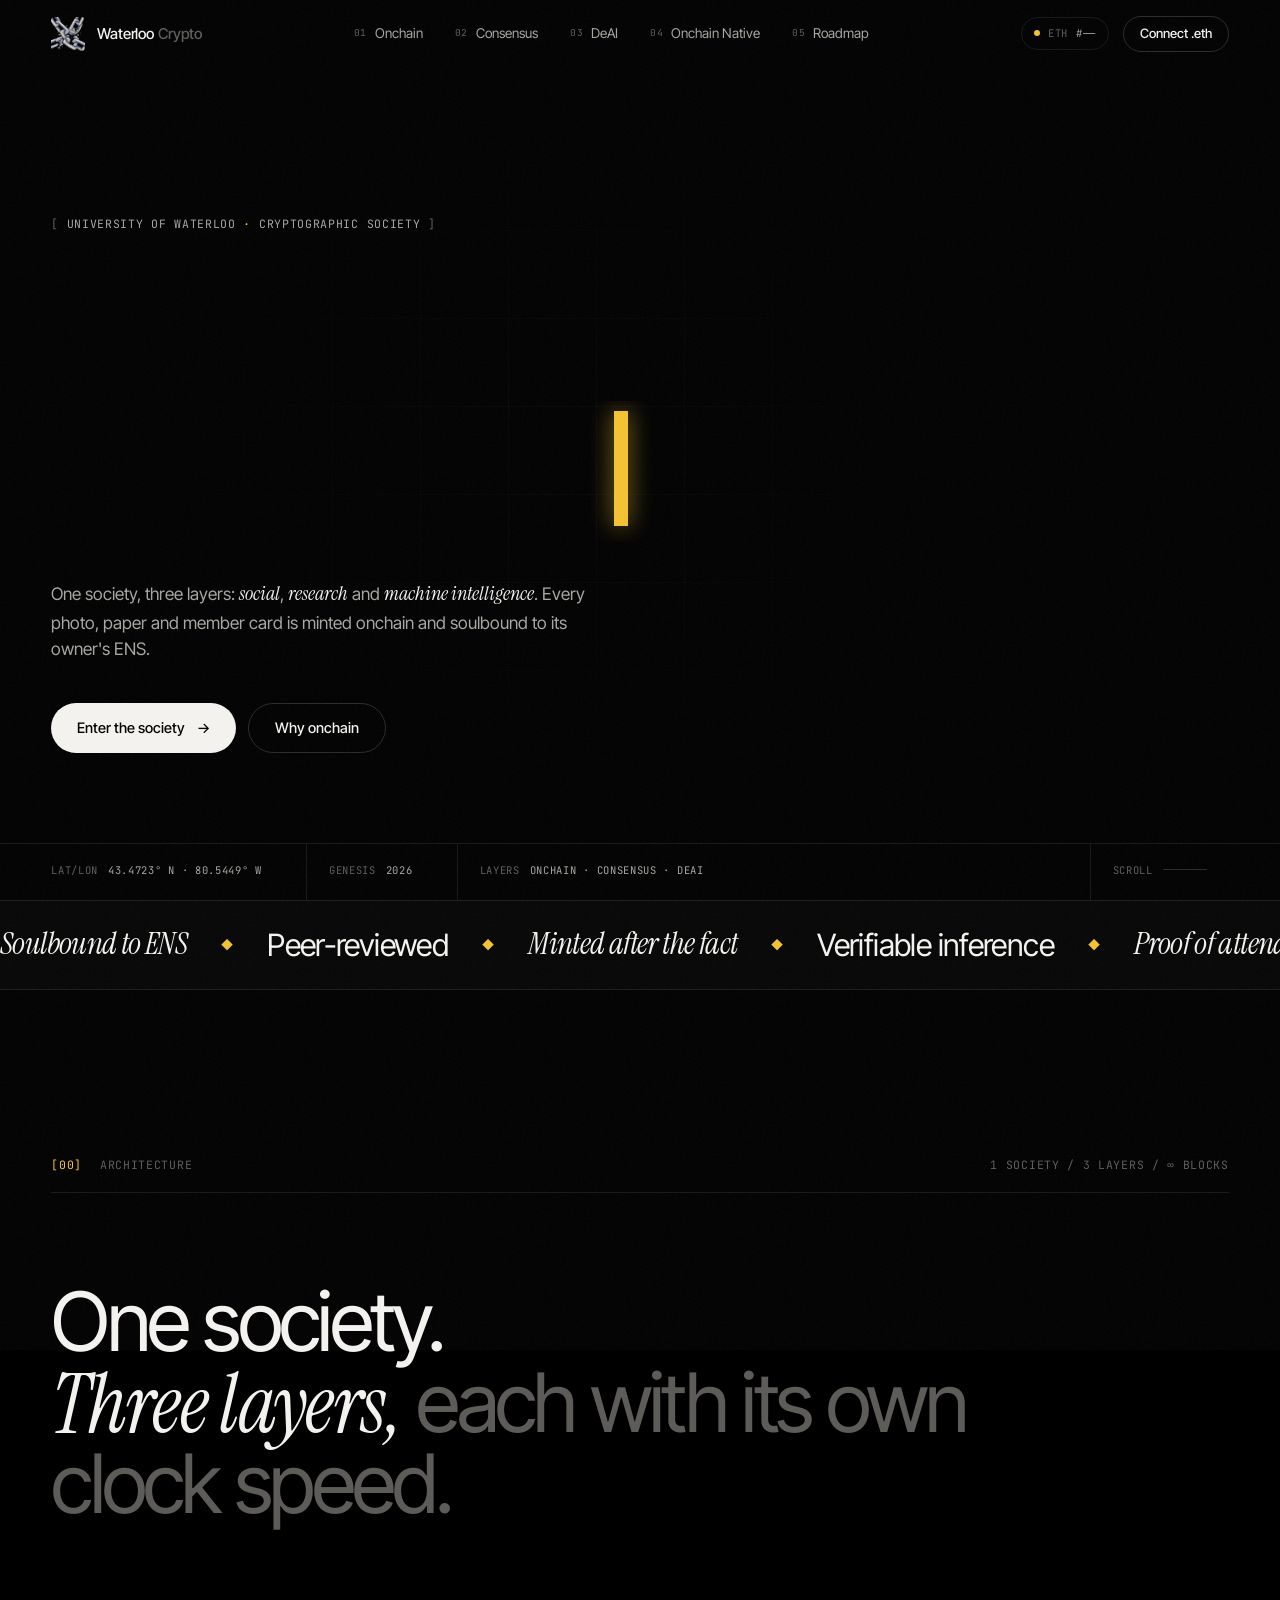
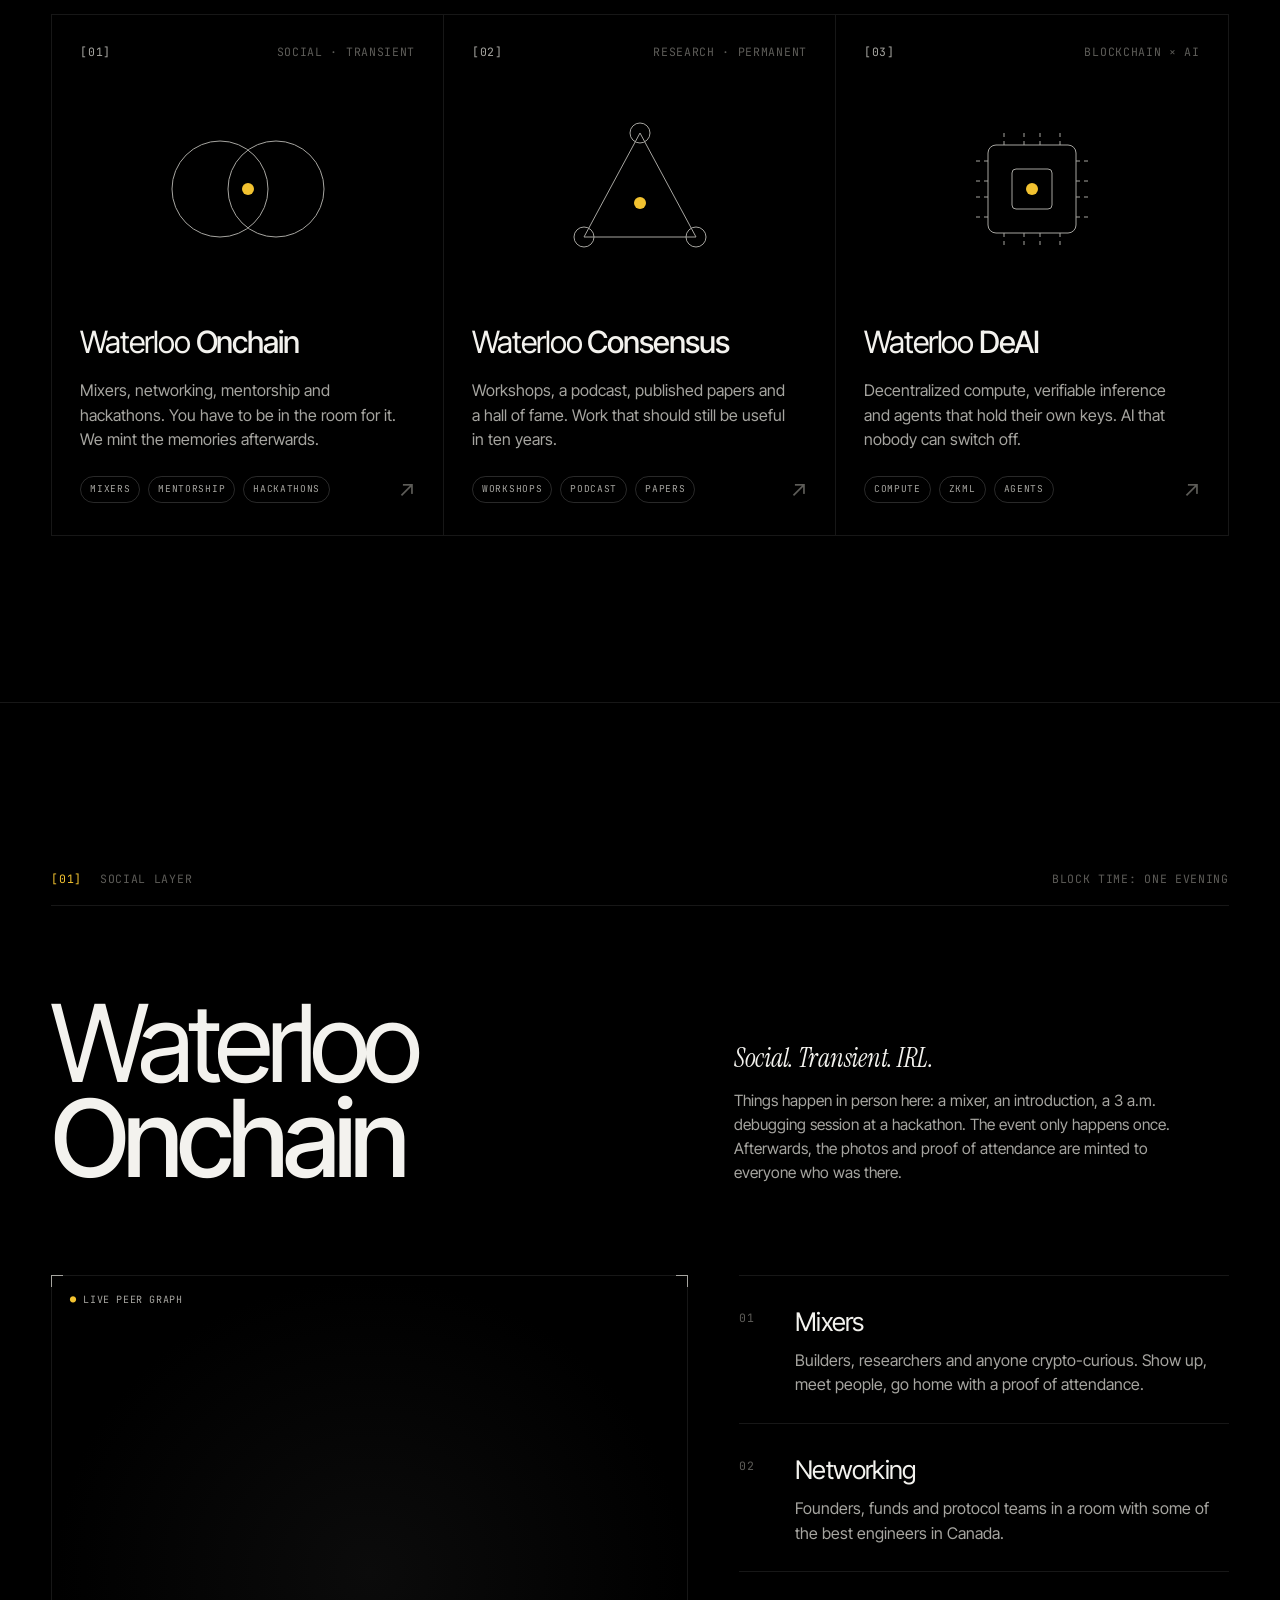
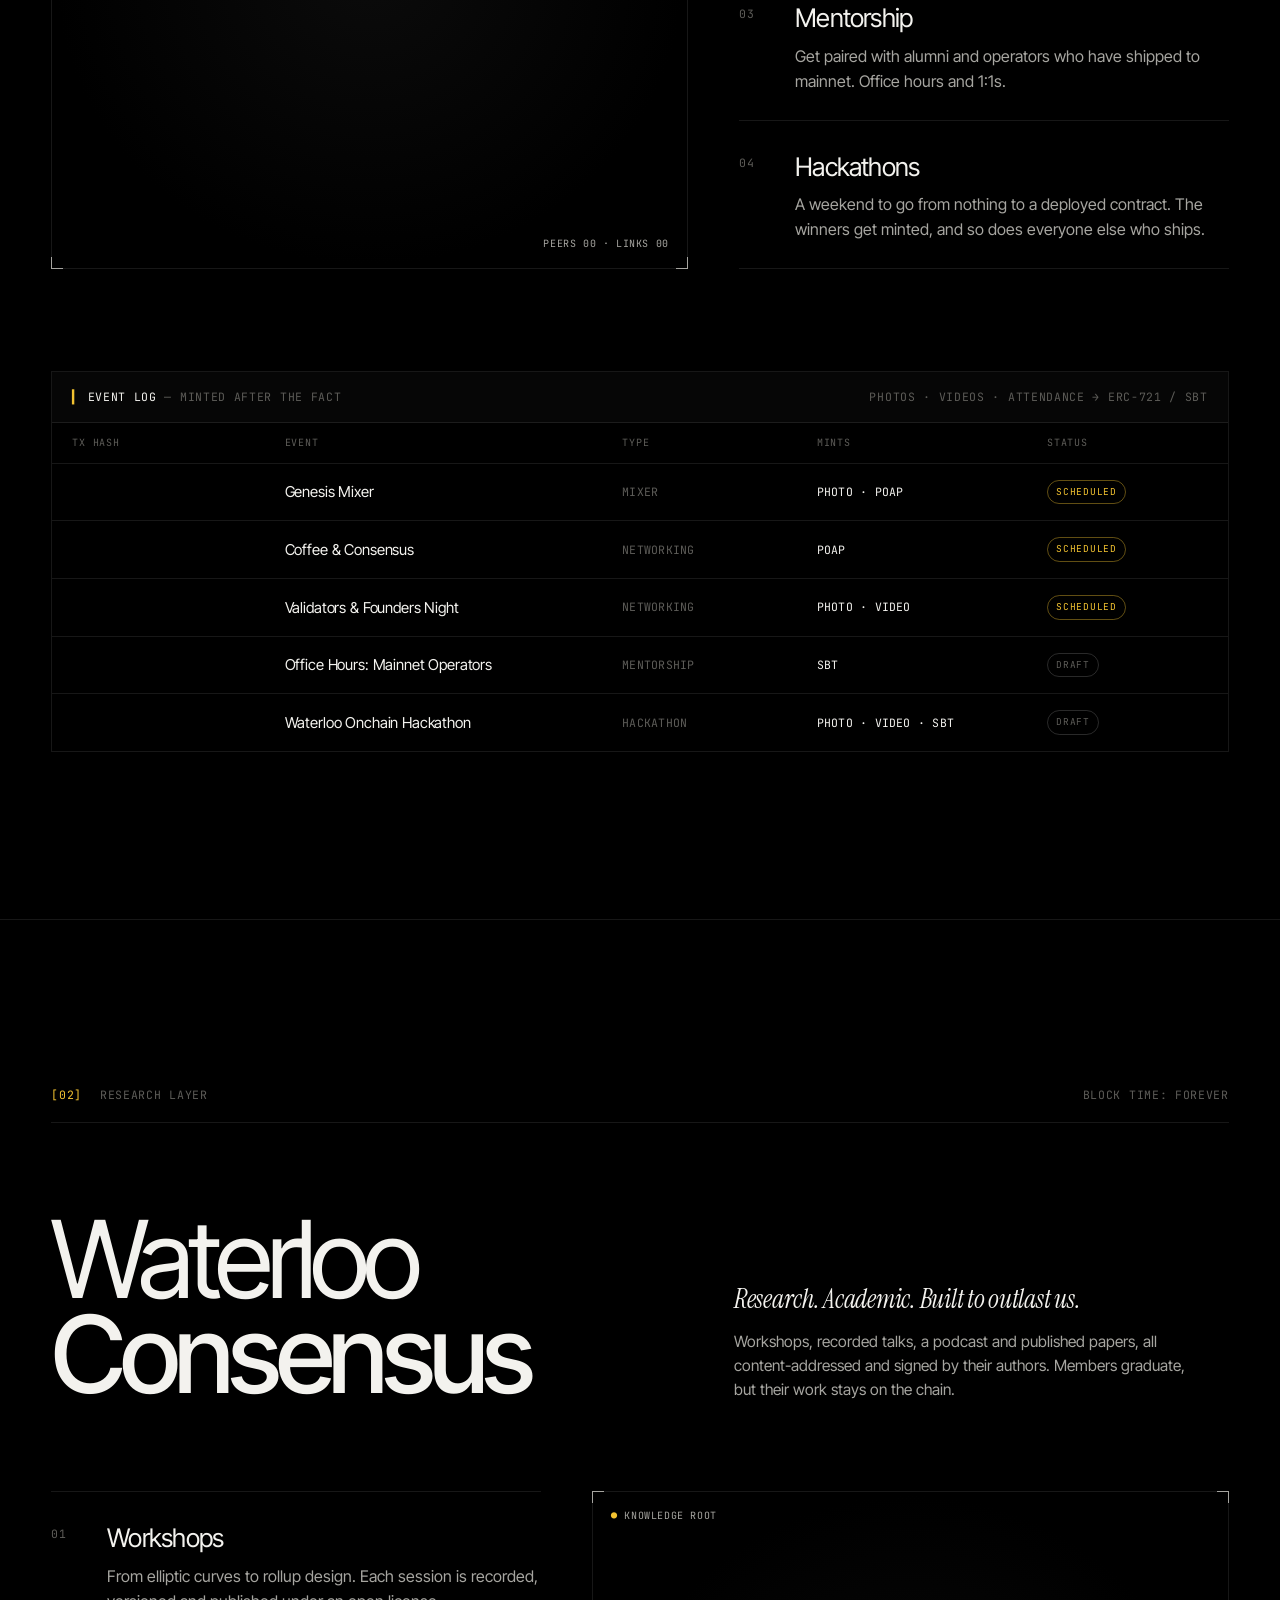
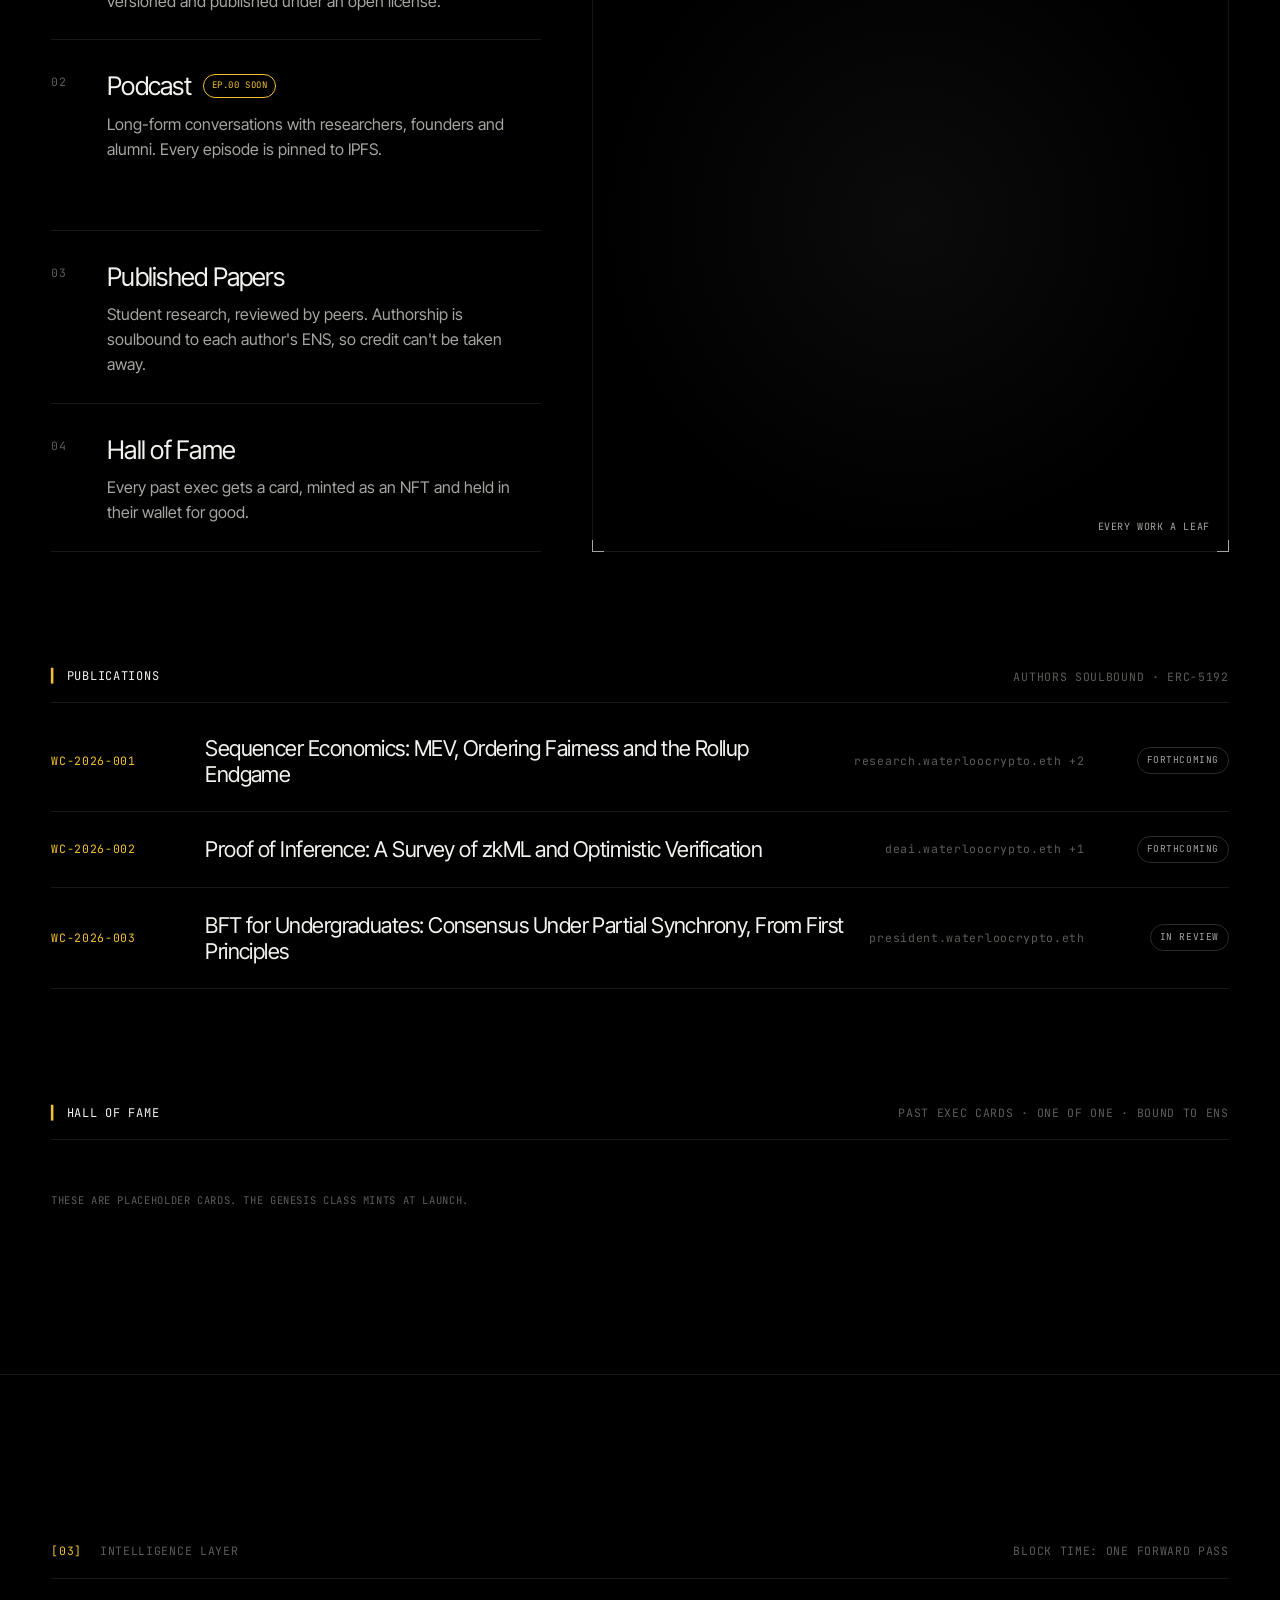
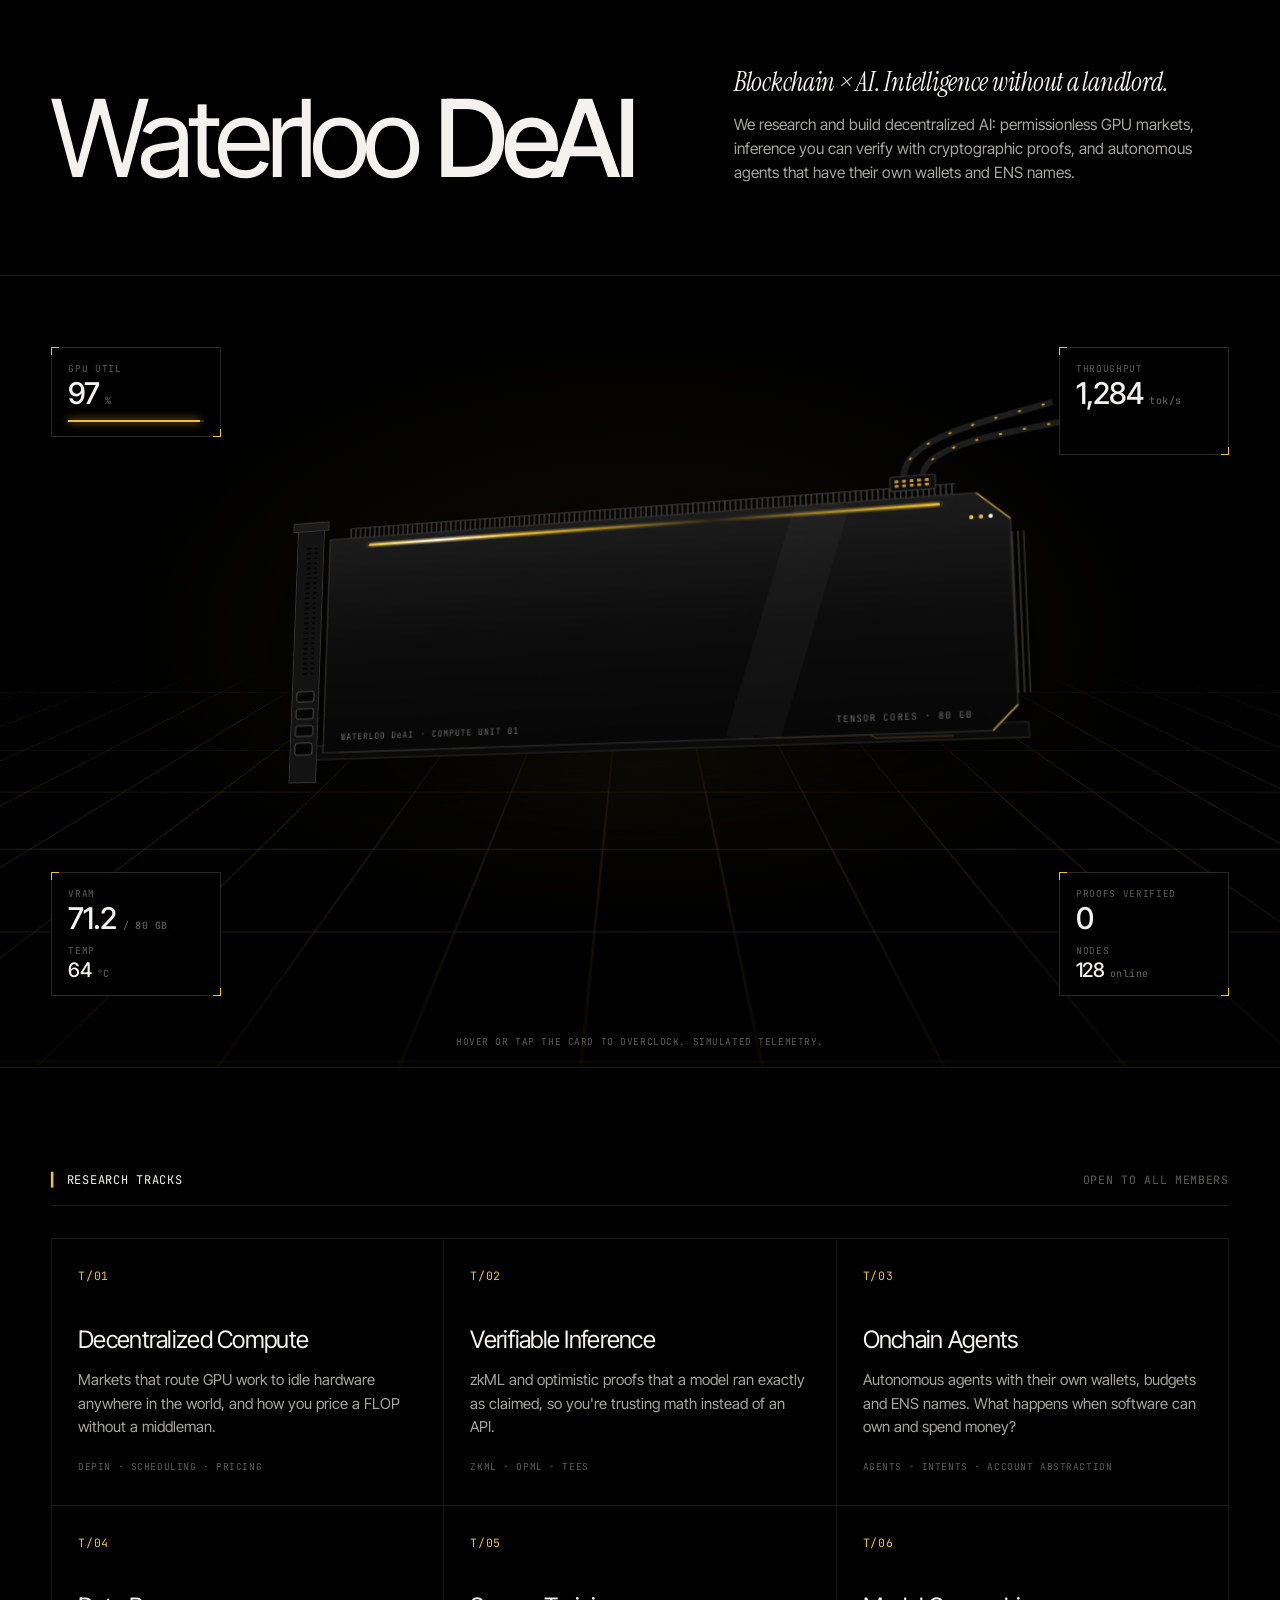
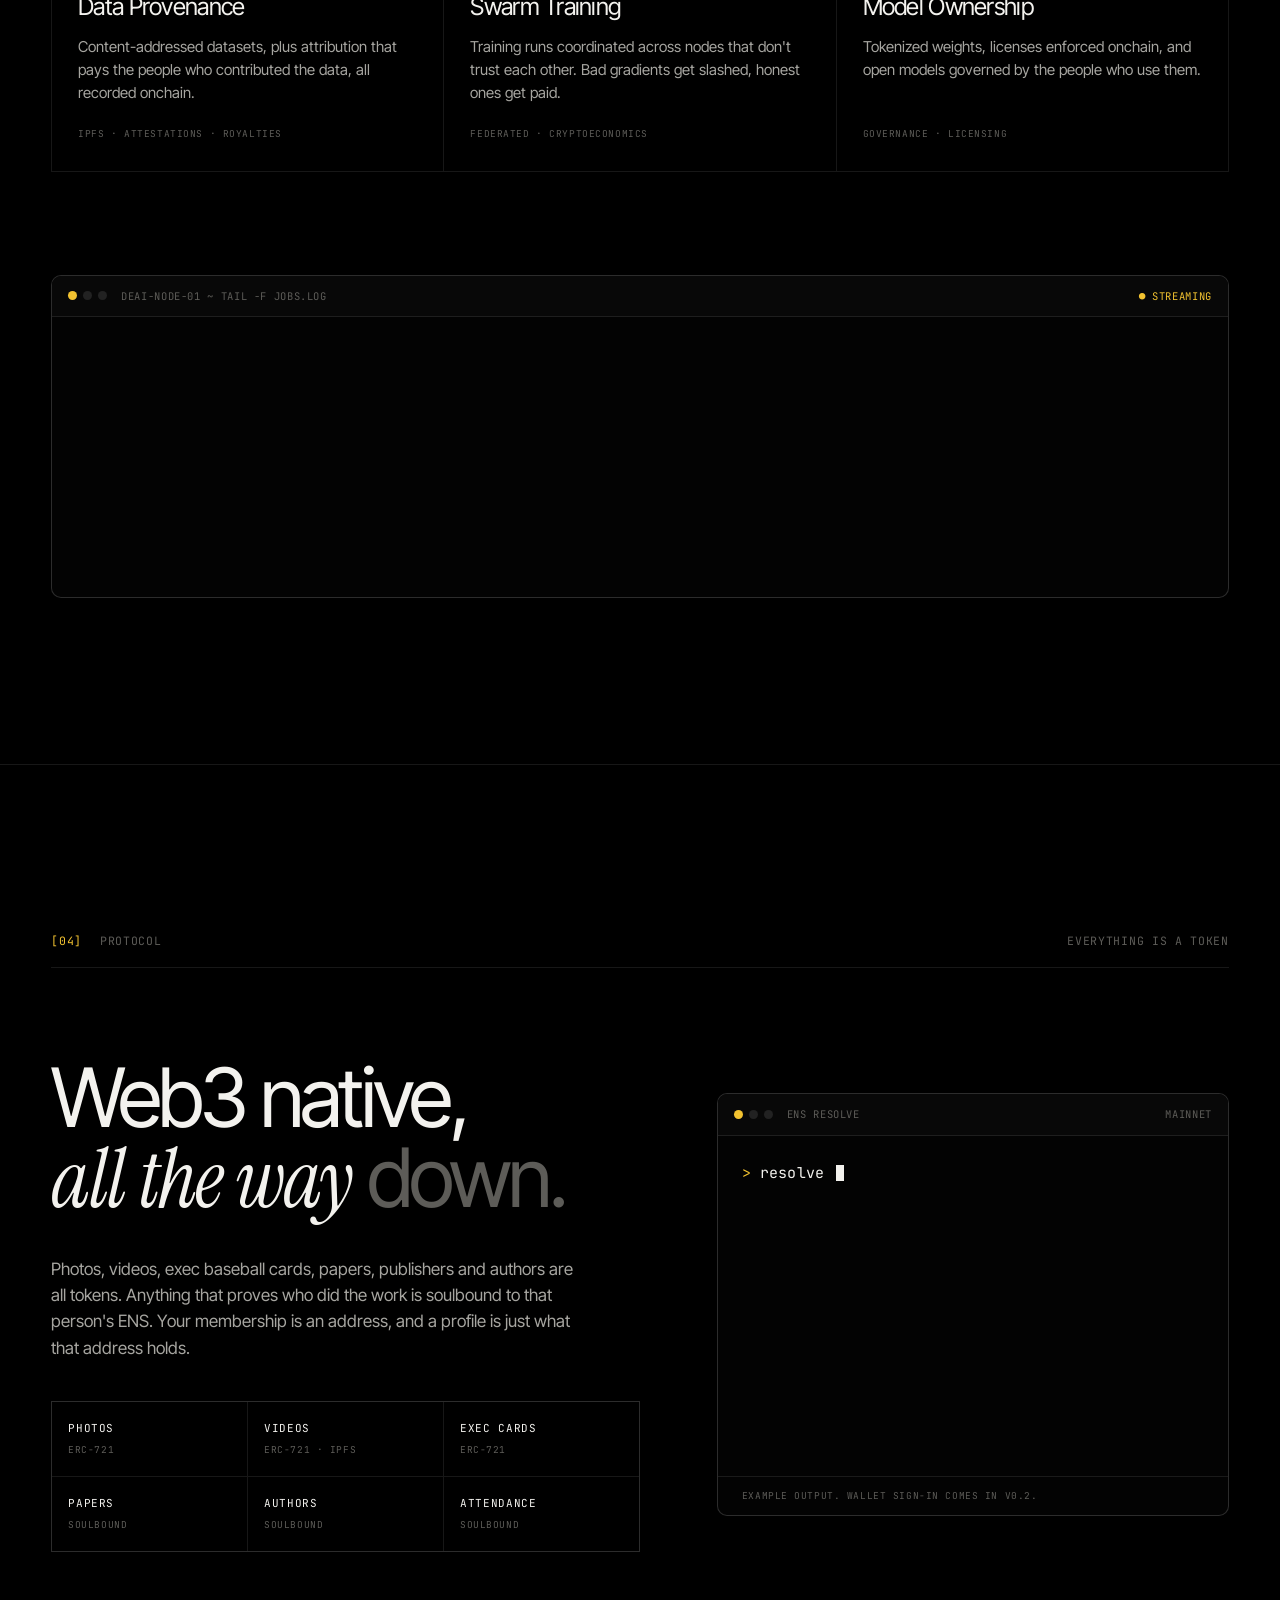
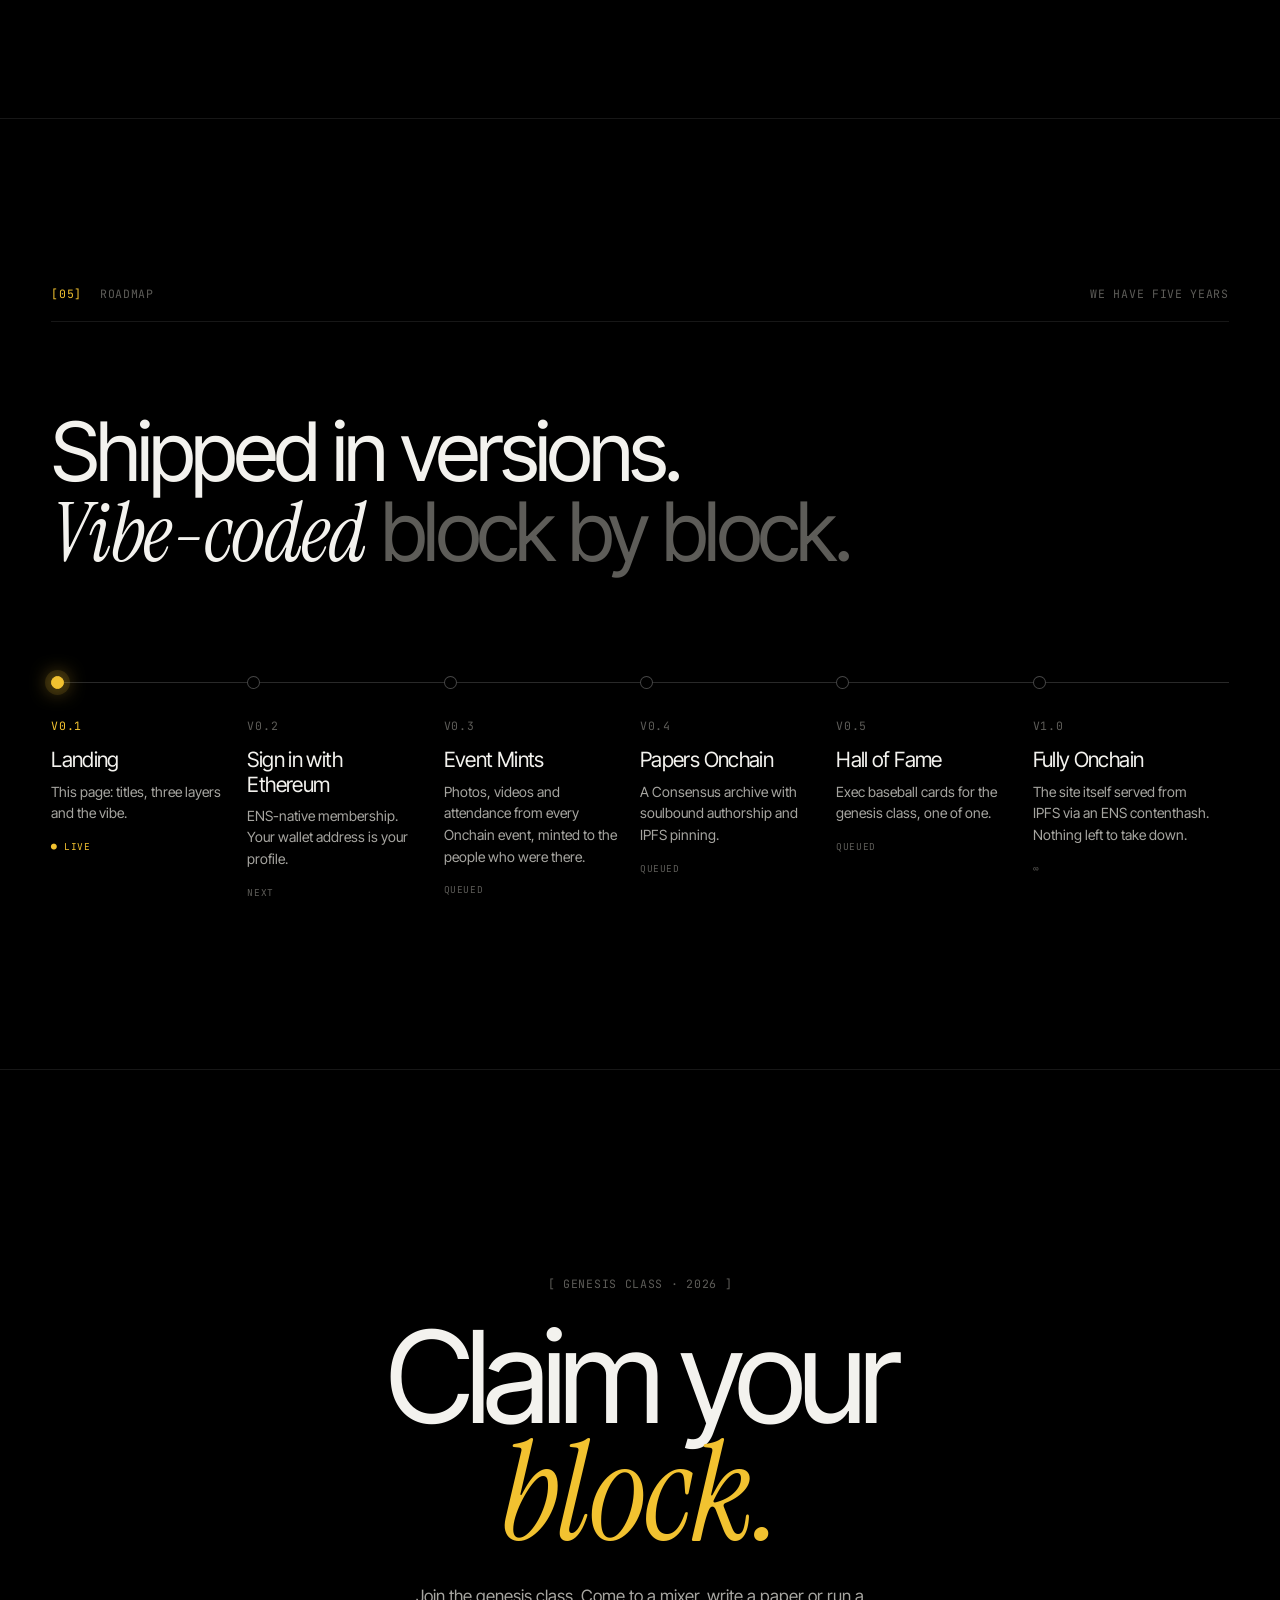
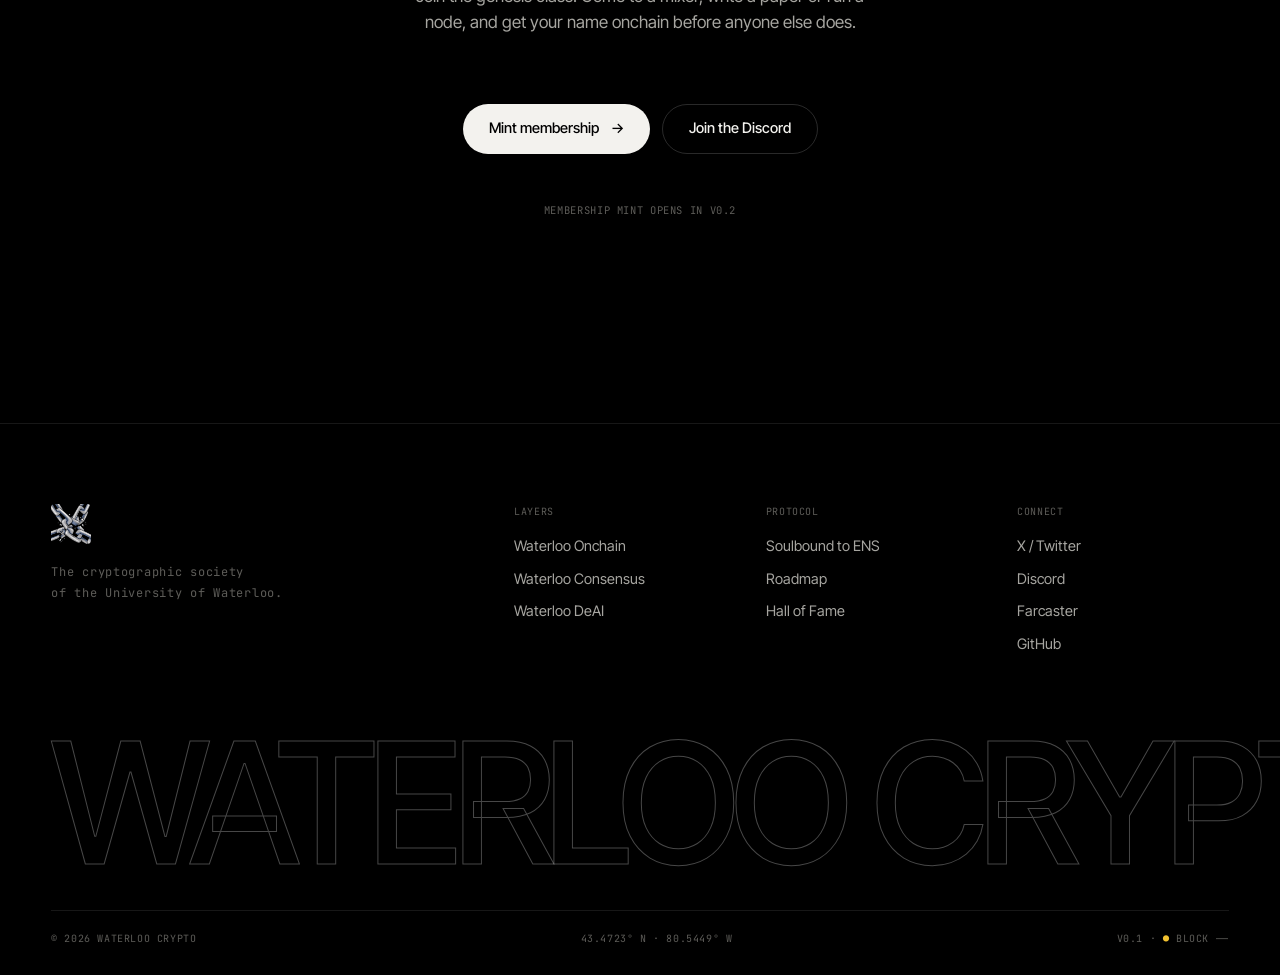
<file: index.html>
<!doctype html>
<html lang="en">
<head>
  <meta charset="utf-8">
  <meta name="viewport" content="width=device-width, initial-scale=1">
  <title>Waterloo Crypto</title>
  <meta name="description" content="Waterloo Crypto — the cryptographic society of the University of Waterloo. Onchain (social), Consensus (research), DeAI (blockchain × AI). Everything onchain, soulbound to ENS.">
  <meta name="theme-color" content="#000000">
  <link rel="icon" href="favicon.svg" type="image/svg+xml">
  <link rel="preconnect" href="https://fonts.googleapis.com">
  <link rel="preconnect" href="https://fonts.gstatic.com" crossorigin>
  <link href="https://fonts.googleapis.com/css2?family=Inter+Tight:ital,wght@0,300;0,400;0,500;0,600;1,400&family=JetBrains+Mono:wght@400;500&family=Instrument+Serif:ital@0;1&display=swap" rel="stylesheet">
  <link rel="stylesheet" href="styles.css">
</head>
<body>

  <!-- ============ BOOT ============ -->
  <div class="boot" id="boot" aria-hidden="true">
    <div class="boot-inner">
      <div class="boot-line mono"><span class="gold">&gt;</span> syncing genesis block</div>
      <div class="boot-hash mono" id="bootHash">0x0000000000000000</div>
      <div class="boot-bar"><span id="bootBar"></span></div>
      <div class="boot-pct mono" id="bootPct">000%</div>
    </div>
  </div>

  <div class="grain" aria-hidden="true"></div>
  <div class="progress" aria-hidden="true"><span id="progress"></span></div>

  <!-- ============ NAV ============ -->
  <header class="nav" id="nav">
    <a href="#top" class="brand" aria-label="Waterloo Crypto home">
      <img class="logo logo-chain" src="logo-chain-black.png" alt="" aria-hidden="true">
      <span class="brand-word">Waterloo<b>Crypto</b></span>
    </a>

    <nav class="nav-links" id="navLinks" aria-label="Primary">
      <a href="#onchain" data-nav="onchain"><span class="mono">01</span>Onchain</a>
      <a href="#consensus" data-nav="consensus"><span class="mono">02</span>Consensus</a>
      <a href="#deai" data-nav="deai"><span class="mono">03</span>DeAI</a>
      <a href="#native" data-nav="native"><span class="mono">04</span>Onchain&nbsp;Native</a>
      <a href="#roadmap" data-nav="roadmap"><span class="mono">05</span>Roadmap</a>
    </nav>

    <div class="nav-right">
      <div class="block-ticker mono" title="Ethereum mainnet block height">
        <span class="pulse-dot"></span>
        <span class="dim">ETH</span>
        <span id="blockNum">#——</span>
      </div>
      <a href="#join" class="btn btn-ghost btn-sm"><span>Connect .eth</span></a>
      <button class="menu-btn" id="menuBtn" aria-label="Open menu" aria-expanded="false"><span></span><span></span></button>
    </div>
  </header>

  <main id="top">

    <!-- ============ HERO ============ -->
    <section class="hero" id="hero">
      <canvas id="globe" class="hero-canvas" aria-hidden="true"></canvas>
      <div class="hero-vignette" aria-hidden="true"></div>

      <div class="wrap hero-inner">
        <div class="hero-eyebrow mono reveal">
          <span class="bracket">[</span> University of Waterloo <span class="gold">·</span> Cryptographic Society <span class="bracket">]</span>
        </div>

        <h1 class="hero-title">
          <span class="line"><span class="word" data-scramble>Waterloo</span></span>
          <span class="line"><span class="word" data-scramble>Crypto</span><span class="cursor-block" aria-hidden="true"></span></span>
        </h1>

        <p class="hero-sub reveal">
          One society, three layers: <em>social</em>, <em>research</em> and <em>machine intelligence</em>.
          Every photo, paper and member card is minted onchain and soulbound to its owner's ENS.
        </p>

        <div class="hero-cta reveal">
          <a href="#layers" class="btn btn-solid"><span>Enter the society</span><i class="arrow">→</i></a>
          <a href="#native" class="btn btn-ghost"><span>Why onchain</span></a>
        </div>
      </div>

      <div class="hero-foot wrap mono">
        <div class="hf-cell hide-sm"><span class="dim">LAT/LON</span> 43.4723° N · 80.5449° W</div>
        <div class="hf-cell show-sm"><span class="dim">UWATERLOO</span></div>
        <div class="hf-cell"><span class="dim">GENESIS</span> 2026</div>
        <div class="hf-cell hide-sm"><span class="dim">LAYERS</span> ONCHAIN · CONSENSUS · DEAI</div>
        <div class="hf-cell scroll-hint"><span class="dim">SCROLL</span><span class="scroll-line"></span></div>
      </div>
    </section>

    <!-- ============ MARQUEE ============ -->
    <div class="marquee" aria-hidden="true">
      <div class="marquee-track">
        <span>Soulbound to ENS</span><i>◆</i><span>Peer-reviewed</span><i>◆</i><span>Minted after the fact</span><i>◆</i><span>Verifiable inference</span><i>◆</i><span>Proof of attendance</span><i>◆</i><span>Content-addressed</span><i>◆</i><span>Permissionless compute</span><i>◆</i><span>Built at Waterloo</span><i>◆</i>
        <span>Soulbound to ENS</span><i>◆</i><span>Peer-reviewed</span><i>◆</i><span>Minted after the fact</span><i>◆</i><span>Verifiable inference</span><i>◆</i><span>Proof of attendance</span><i>◆</i><span>Content-addressed</span><i>◆</i><span>Permissionless compute</span><i>◆</i><span>Built at Waterloo</span><i>◆</i>
      </div>
    </div>

    <!-- ============ LAYERS OVERVIEW ============ -->
    <section class="section layers" id="layers">
      <div class="wrap">
        <div class="sec-head reveal">
          <span class="idx mono">[00]</span>
          <span class="mono dim">ARCHITECTURE</span>
          <span class="mono dim push">1 SOCIETY / 3 LAYERS / ∞ BLOCKS</span>
        </div>

        <h2 class="big-statement reveal">
          One society.<br><span class="serif">Three layers,</span> <span class="dim-text">each with its own</span><br><span class="dim-text">clock speed.</span>
        </h2>

        <div class="layer-grid">
          <a href="#onchain" class="layer-card reveal" style="--d:0">
            <div class="lc-top mono"><span>[01]</span><span class="dim">SOCIAL · TRANSIENT</span></div>
            <div class="lc-icon">
              <svg viewBox="0 0 120 80" aria-hidden="true" class="ic-onchain">
                <circle cx="46" cy="40" r="24"/><circle cx="74" cy="40" r="24"/>
                <circle class="ic-dot" cx="60" cy="40" r="3"/>
              </svg>
            </div>
            <h3>Waterloo <b>Onchain</b></h3>
            <p>Mixers, networking, mentorship and hackathons. You have to be in the room for it. We mint the memories afterwards.</p>
            <div class="lc-foot mono"><span>MIXERS</span><span>MENTORSHIP</span><span>HACKATHONS</span></div>
            <span class="lc-arrow">↗</span>
          </a>
          <a href="#consensus" class="layer-card reveal" style="--d:1">
            <div class="lc-top mono"><span>[02]</span><span class="dim">RESEARCH · PERMANENT</span></div>
            <div class="lc-icon">
              <svg viewBox="0 0 120 80" aria-hidden="true" class="ic-consensus">
                <path d="M60 12 88 64H32Z"/>
                <circle cx="60" cy="12" r="5"/><circle cx="88" cy="64" r="5"/><circle cx="32" cy="64" r="5"/>
                <circle class="ic-dot" cx="60" cy="47" r="3"/>
              </svg>
            </div>
            <h3>Waterloo <b>Consensus</b></h3>
            <p>Workshops, a podcast, published papers and a hall of fame. Work that should still be useful in ten years.</p>
            <div class="lc-foot mono"><span>WORKSHOPS</span><span>PODCAST</span><span>PAPERS</span></div>
            <span class="lc-arrow">↗</span>
          </a>
          <a href="#deai" class="layer-card reveal" style="--d:2">
            <div class="lc-top mono"><span>[03]</span><span class="dim">BLOCKCHAIN × AI</span></div>
            <div class="lc-icon">
              <svg viewBox="0 0 120 80" aria-hidden="true" class="ic-deai">
                <rect x="38" y="18" width="44" height="44" rx="4"/>
                <rect x="50" y="30" width="20" height="20" rx="2"/>
                <path d="M46 18v-8M56 18v-8M64 18v-8M74 18v-8M46 62v8M56 62v8M64 62v8M74 62v8M38 26h-8M38 36h-8M38 44h-8M38 54h-8M82 26h8M82 36h8M82 44h8M82 54h8"/>
                <circle class="ic-dot" cx="60" cy="40" r="3"/>
              </svg>
            </div>
            <h3>Waterloo <b>DeAI</b></h3>
            <p>Decentralized compute, verifiable inference and agents that hold their own keys. AI that nobody can switch off.</p>
            <div class="lc-foot mono"><span>COMPUTE</span><span>zkML</span><span>AGENTS</span></div>
            <span class="lc-arrow">↗</span>
          </a>
        </div>
      </div>
    </section>

    <!-- ============ 01 ONCHAIN ============ -->
    <section class="section division" id="onchain">
      <div class="wrap">
        <div class="sec-head reveal">
          <span class="idx mono">[01]</span>
          <span class="mono dim">SOCIAL LAYER</span>
          <span class="mono dim push">BLOCK TIME: ONE EVENING</span>
        </div>

        <div class="div-title">
          <h2 class="reveal"><span data-scramble>Waterloo</span> <span class="accent-word" data-scramble>Onchain</span></h2>
          <p class="div-lede reveal">
            <span class="serif">Social. Transient. IRL.</span>
            Things happen in person here: a mixer, an introduction, a 3&nbsp;a.m. debugging session at a hackathon. The event only happens once.
            Afterwards, the photos and proof of attendance are minted to everyone who was there.
          </p>
        </div>

        <div class="onchain-grid">
          <div class="net-stage reveal">
            <canvas id="network" aria-hidden="true"></canvas>
            <div class="stage-label mono tl"><span class="gold">●</span> LIVE PEER GRAPH</div>
            <div class="stage-label mono br dim" id="peerCount">PEERS 00 · LINKS 00</div>
            <div class="corner c-tl"></div><div class="corner c-tr"></div><div class="corner c-bl"></div><div class="corner c-br"></div>
          </div>

          <ol class="offer-list">
            <li class="offer reveal" style="--d:0">
              <span class="o-idx mono">01</span>
              <div><h4>Mixers</h4><p>Builders, researchers and anyone crypto-curious. Show up, meet people, go home with a proof of attendance.</p></div>
            </li>
            <li class="offer reveal" style="--d:1">
              <span class="o-idx mono">02</span>
              <div><h4>Networking</h4><p>Founders, funds and protocol teams in a room with some of the best engineers in Canada.</p></div>
            </li>
            <li class="offer reveal" style="--d:2">
              <span class="o-idx mono">03</span>
              <div><h4>Mentorship</h4><p>Get paired with alumni and operators who have shipped to mainnet. Office hours and 1:1s.</p></div>
            </li>
            <li class="offer reveal" style="--d:3">
              <span class="o-idx mono">04</span>
              <div><h4>Hackathons</h4><p>A weekend to go from nothing to a deployed contract. The winners get minted, and so does everyone else who ships.</p></div>
            </li>
          </ol>
        </div>

        <div class="txlog reveal">
          <div class="txlog-head">
            <div class="mono"><span class="gold">▍</span> EVENT LOG <span class="dim">— minted after the fact</span></div>
            <div class="mono dim hide-sm">PHOTOS · VIDEOS · ATTENDANCE → ERC-721 / SBT</div>
          </div>
          <div class="txlog-table" role="table" aria-label="Event log">
            <div class="tx-row tx-th mono" role="row">
              <span role="columnheader">TX HASH</span><span role="columnheader">EVENT</span><span role="columnheader" class="hide-sm">TYPE</span><span role="columnheader" class="hide-sm">MINTS</span><span role="columnheader">STATUS</span>
            </div>
            <div class="tx-row mono" role="row"><span class="tx-hash" data-hash></span><span>Genesis Mixer</span><span class="hide-sm dim">MIXER</span><span class="hide-sm">PHOTO · POAP</span><span class="st st-pend">SCHEDULED</span></div>
            <div class="tx-row mono" role="row"><span class="tx-hash" data-hash></span><span>Coffee &amp; Consensus</span><span class="hide-sm dim">NETWORKING</span><span class="hide-sm">POAP</span><span class="st st-pend">SCHEDULED</span></div>
            <div class="tx-row mono" role="row"><span class="tx-hash" data-hash></span><span>Validators &amp; Founders Night</span><span class="hide-sm dim">NETWORKING</span><span class="hide-sm">PHOTO · VIDEO</span><span class="st st-pend">SCHEDULED</span></div>
            <div class="tx-row mono" role="row"><span class="tx-hash" data-hash></span><span>Office Hours: Mainnet Operators</span><span class="hide-sm dim">MENTORSHIP</span><span class="hide-sm">SBT</span><span class="st st-draft">DRAFT</span></div>
            <div class="tx-row mono" role="row"><span class="tx-hash" data-hash></span><span>Waterloo Onchain Hackathon</span><span class="hide-sm dim">HACKATHON</span><span class="hide-sm">PHOTO · VIDEO · SBT</span><span class="st st-draft">DRAFT</span></div>
          </div>
        </div>
      </div>
    </section>

    <!-- ============ 02 CONSENSUS ============ -->
    <section class="section division" id="consensus">
      <div class="wrap">
        <div class="sec-head reveal">
          <span class="idx mono">[02]</span>
          <span class="mono dim">RESEARCH LAYER</span>
          <span class="mono dim push">BLOCK TIME: FOREVER</span>
        </div>

        <div class="div-title">
          <h2 class="reveal"><span data-scramble>Waterloo</span> <span class="accent-word" data-scramble>Consensus</span></h2>
          <p class="div-lede reveal">
            <span class="serif">Research. Academic. Built to outlast us.</span>
            Workshops, recorded talks, a podcast and published papers, all content-addressed and signed by their authors.
            Members graduate, but their work stays on the chain.
          </p>
        </div>

        <div class="consensus-grid">
          <ol class="offer-list">
            <li class="offer reveal" style="--d:0">
              <span class="o-idx mono">01</span>
              <div><h4>Workshops</h4><p>From elliptic curves to rollup design. Each session is recorded, versioned and published under an open license.</p></div>
            </li>
            <li class="offer reveal" style="--d:1">
              <span class="o-idx mono">02</span>
              <div>
                <h4>Podcast <span class="tag mono">EP.00 SOON</span></h4>
                <p>Long-form conversations with researchers, founders and alumni. Every episode is pinned to IPFS.</p>
                <div class="wave" aria-hidden="true"></div>
              </div>
            </li>
            <li class="offer reveal" style="--d:2">
              <span class="o-idx mono">03</span>
              <div><h4>Published Papers</h4><p>Student research, reviewed by peers. Authorship is soulbound to each author's ENS, so credit can't be taken away.</p></div>
            </li>
            <li class="offer reveal" style="--d:3">
              <span class="o-idx mono">04</span>
              <div><h4>Hall of Fame</h4><p>Every past exec gets a card, minted as an NFT and held in their wallet for good.</p></div>
            </li>
          </ol>

          <div class="merkle-stage reveal">
            <svg id="merkle" viewBox="0 0 600 380" aria-hidden="true"></svg>
            <div class="stage-label mono tl"><span class="gold">●</span> KNOWLEDGE ROOT</div>
            <div class="stage-label mono br dim">EVERY WORK A LEAF</div>
            <div class="corner c-tl"></div><div class="corner c-tr"></div><div class="corner c-bl"></div><div class="corner c-br"></div>
          </div>
        </div>

        <!-- Papers -->
        <div class="papers reveal">
          <div class="sub-head">
            <h3 class="mono"><span class="gold">▍</span> PUBLICATIONS</h3>
            <span class="mono dim">AUTHORS SOULBOUND · ERC-5192</span>
          </div>
          <a class="paper" href="#consensus">
            <span class="p-id mono">WC-2026-001</span>
            <span class="p-title">Sequencer Economics: MEV, Ordering Fairness and the Rollup Endgame</span>
            <span class="p-auth mono dim">research.waterloocrypto.eth +2</span>
            <span class="p-st mono">FORTHCOMING</span>
          </a>
          <a class="paper" href="#consensus">
            <span class="p-id mono">WC-2026-002</span>
            <span class="p-title">Proof of Inference: A Survey of zkML and Optimistic Verification</span>
            <span class="p-auth mono dim">deai.waterloocrypto.eth +1</span>
            <span class="p-st mono">FORTHCOMING</span>
          </a>
          <a class="paper" href="#consensus">
            <span class="p-id mono">WC-2026-003</span>
            <span class="p-title">BFT for Undergraduates: Consensus Under Partial Synchrony, From First Principles</span>
            <span class="p-auth mono dim">president.waterloocrypto.eth</span>
            <span class="p-st mono">IN REVIEW</span>
          </a>
        </div>

        <!-- Hall of fame -->
        <div class="hof">
          <div class="sub-head reveal">
            <h3 class="mono"><span class="gold">▍</span> HALL OF FAME</h3>
            <span class="mono dim">PAST EXEC CARDS · ONE OF ONE · BOUND TO ENS</span>
          </div>
          <div class="cards" id="cards"></div>
          <p class="fine mono dim reveal">These are placeholder cards. The genesis class mints at launch.</p>
        </div>
      </div>
    </section>

    <!-- ============ 03 DEAI ============ -->
    <section class="section division" id="deai">
      <div class="wrap">
        <div class="sec-head reveal">
          <span class="idx mono">[03]</span>
          <span class="mono dim">INTELLIGENCE LAYER</span>
          <span class="mono dim push">BLOCK TIME: ONE FORWARD PASS</span>
        </div>

        <div class="div-title">
          <h2 class="reveal"><span data-scramble>Waterloo</span> <span class="accent-word" data-scramble>DeAI</span></h2>
          <p class="div-lede reveal">
            <span class="serif">Blockchain × AI. Intelligence without a landlord.</span>
            We research and build decentralized AI: permissionless GPU markets, inference you can verify with cryptographic proofs,
            and autonomous agents that have their own wallets and ENS names.
          </p>
        </div>
      </div>

      <!-- GPU STAGE -->
      <div class="gpu-stage reveal" id="gpuStage">
        <div class="gpu-floor" aria-hidden="true"></div>
        <svg class="gpu-streams" id="gpuStreams" viewBox="0 0 1400 600" preserveAspectRatio="xMidYMid slice" aria-hidden="true"></svg>

        <div class="gpu-wrap" id="gpuWrap">
          <div class="gpu-glow" aria-hidden="true"></div>
          <svg class="gpu" id="gpu" viewBox="0 0 900 400" role="img" aria-label="Animated GPU with spinning fans processing inference jobs">
            <defs>
              <linearGradient id="gShroud" x1="0" y1="0" x2="0" y2="1">
                <stop offset="0" stop-color="#1c1c1c"/><stop offset=".5" stop-color="#0d0d0d"/><stop offset="1" stop-color="#070707"/>
              </linearGradient>
              <linearGradient id="gEdge" x1="0" y1="0" x2="1" y2="0">
                <stop offset="0" stop-color="#fff" stop-opacity=".05"/><stop offset=".5" stop-color="#fff" stop-opacity=".35"/><stop offset="1" stop-color="#fff" stop-opacity=".05"/>
              </linearGradient>
              <linearGradient id="gRgb" x1="0" y1="0" x2="1" y2="0" spreadMethod="repeat">
                <stop offset="0" stop-color="#F2C230" stop-opacity=".05"/>
                <stop offset=".35" stop-color="#F2C230" stop-opacity=".9"/>
                <stop offset=".5" stop-color="#fff6d6" stop-opacity="1"/>
                <stop offset=".65" stop-color="#F2C230" stop-opacity=".9"/>
                <stop offset="1" stop-color="#F2C230" stop-opacity=".05"/>
                <animateTransform attributeName="gradientTransform" type="translate" from="-1 0" to="1 0" dur="2.6s" repeatCount="indefinite"/>
              </linearGradient>
              <linearGradient id="gBlade" x1="0" y1="0" x2="1" y2="1">
                <stop offset="0" stop-color="#fff" stop-opacity=".22"/><stop offset="1" stop-color="#fff" stop-opacity=".03"/>
              </linearGradient>
              <radialGradient id="gFanWell" cx=".5" cy=".5" r=".5">
                <stop offset="0" stop-color="#151515"/><stop offset=".75" stop-color="#050505"/><stop offset="1" stop-color="#000"/>
              </radialGradient>
              <radialGradient id="gHubGlow" cx=".5" cy=".5" r=".5">
                <stop offset="0" stop-color="#F2C230" stop-opacity=".35"/><stop offset="1" stop-color="#F2C230" stop-opacity="0"/>
              </radialGradient>
              <linearGradient id="gGold" x1="0" y1="0" x2="0" y2="1">
                <stop offset="0" stop-color="#f7d875"/><stop offset="1" stop-color="#a47b12"/>
              </linearGradient>
              <filter id="fGlow" x="-50%" y="-50%" width="200%" height="200%">
                <feGaussianBlur stdDeviation="3" result="b"/><feMerge><feMergeNode in="b"/><feMergeNode in="SourceGraphic"/></feMerge>
              </filter>
              <pattern id="pFins" width="6" height="10" patternUnits="userSpaceOnUse">
                <rect width="2" height="10" fill="#3a3a3a"/>
              </pattern>
              <pattern id="pVent" width="10" height="6" patternUnits="userSpaceOnUse">
                <rect width="6" height="2" rx="1" fill="#000"/>
              </pattern>
              <clipPath id="cShroud"><path d="M70 52H818l34 30v196l-26 26H70Z"/></clipPath>
            </defs>

            <!-- power cables -->
            <g class="cables" fill="none">
              <path id="cab1" d="M742 34 C742 -10, 800 -20, 900 -40" stroke="#1d1d1d" stroke-width="7"/>
              <path id="cab2" d="M762 34 C762 0, 820 -8, 910 -18" stroke="#1d1d1d" stroke-width="7"/>
              <path d="M742 34 C742 -10, 800 -20, 900 -40" class="cable-flow"/>
              <path d="M762 34 C762 0, 820 -8, 910 -18" class="cable-flow" style="animation-delay:-.7s"/>
            </g>

            <!-- heatsink fins top -->
            <rect x="96" y="40" width="700" height="14" fill="url(#pFins)" opacity=".9"/>
            <rect x="96" y="40" width="700" height="1" fill="#444"/>

            <!-- power connector -->
            <rect x="728" y="28" width="48" height="16" rx="2" fill="#0c0c0c" stroke="#444"/>
            <g fill="#F2C230" opacity=".8">
              <rect x="733" y="32" width="4" height="3"/><rect x="741" y="32" width="4" height="3"/><rect x="749" y="32" width="4" height="3"/><rect x="757" y="32" width="4" height="3"/><rect x="765" y="32" width="4" height="3"/>
              <rect x="733" y="37" width="4" height="3"/><rect x="741" y="37" width="4" height="3"/><rect x="749" y="37" width="4" height="3"/><rect x="757" y="37" width="4" height="3"/><rect x="765" y="37" width="4" height="3"/>
            </g>

            <!-- IO bracket -->
            <path d="M28 30h34v308H28z" fill="#131313" stroke="#3b3b3b"/>
            <path d="M22 30h46v10H22z" fill="#1a1a1a" stroke="#3b3b3b"/>
            <rect x="36" y="56" width="18" height="160" fill="url(#pVent)" opacity=".9"/>
            <g fill="#050505" stroke="#555">
              <rect x="34" y="232" width="22" height="12" rx="2"/><rect x="34" y="252" width="22" height="12" rx="2"/><rect x="34" y="272" width="22" height="12" rx="2"/><rect x="34" y="292" width="22" height="14" rx="3"/>
            </g>

            <!-- PCB -->
            <rect x="62" y="296" width="800" height="16" fill="#0a0a0a" stroke="#2a2a2a"/>
            <path d="M90 304h120M230 304h40l8-5h60M600 304h100l6 4h80" stroke="#F2C230" stroke-opacity=".35" stroke-width="1" fill="none"/>

            <!-- PCIe gold fingers -->
            <g id="fingers"></g>

            <!-- shroud -->
            <path d="M70 52H818l34 30v196l-26 26H70Z" fill="url(#gShroud)" stroke="#3a3a3a" stroke-width="1.2"/>
            <g clip-path="url(#cShroud)">
              <path d="M70 52H818" stroke="url(#gEdge)" stroke-width="2"/>
              <path d="M560 304 640 52M590 304 670 52" stroke="#fff" stroke-opacity=".03" stroke-width="30"/>
            </g>
            <!-- rgb strip -->
            <rect x="120" y="60" width="660" height="3" rx="1.5" fill="url(#gRgb)" filter="url(#fGlow)"/>
            <!-- chamfer accents -->
            <path d="M818 52l34 30" stroke="#F2C230" stroke-width="1.5" opacity=".8"/>
            <path d="M852 278l-26 26" stroke="#F2C230" stroke-width="1.5" opacity=".8"/>
            <!-- rear fins -->
            <rect x="852" y="96" width="14" height="170" fill="url(#pFins)" opacity=".7"/>

            <!-- fans get injected here -->
            <g id="fans"></g>

            <!-- shroud text -->
            <text x="92" y="290" class="gpu-text">WATERLOO DeAI · COMPUTE UNIT 01</text>
            <text x="806" y="290" class="gpu-text" text-anchor="end">TENSOR CORES · 80 GB</text>
            <g class="leds">
              <circle cx="812" cy="78" r="2.2" fill="#F2C230"/><circle cx="822" cy="78" r="2.2" fill="#F2C230"/><circle cx="832" cy="78" r="2.2" fill="#fff"/>
            </g>
          </svg>
        </div>

        <!-- HUD readouts -->
        <div class="hud hud-tl mono">
          <div class="hud-k">GPU UTIL</div><div class="hud-v"><span id="hUtil">97</span><small>%</small></div>
          <div class="hud-bar"><span id="hUtilBar"></span></div>
        </div>
        <div class="hud hud-tr mono">
          <div class="hud-k">THROUGHPUT</div><div class="hud-v"><span id="hTok">1,284</span><small>tok/s</small></div>
          <div class="spark" id="spark"></div>
        </div>
        <div class="hud hud-bl mono">
          <div class="hud-k">VRAM</div><div class="hud-v"><span id="hVram">71.2</span><small>/ 80 GB</small></div>
          <div class="hud-k" style="margin-top:.6rem">TEMP</div><div class="hud-v sm"><span id="hTemp">64</span><small>°C</small></div>
        </div>
        <div class="hud hud-br mono">
          <div class="hud-k">PROOFS VERIFIED</div><div class="hud-v"><span id="hProofs">0</span></div>
          <div class="hud-k" style="margin-top:.6rem">NODES</div><div class="hud-v sm"><span id="hNodes">128</span><small>online</small></div>
        </div>
        <div class="stage-caption mono dim">Hover or tap the card to overclock. Simulated telemetry.</div>
      </div>

      <div class="wrap">
        <div class="tracks">
          <div class="sub-head reveal">
            <h3 class="mono"><span class="gold">▍</span> RESEARCH TRACKS</h3>
            <span class="mono dim">OPEN TO ALL MEMBERS</span>
          </div>
          <div class="track-grid">
            <article class="track reveal" style="--d:0"><span class="t-idx mono">T/01</span><h4>Decentralized Compute</h4><p>Markets that route GPU work to idle hardware anywhere in the world, and how you price a FLOP without a middleman.</p><span class="t-kw mono">DePIN · SCHEDULING · PRICING</span></article>
            <article class="track reveal" style="--d:1"><span class="t-idx mono">T/02</span><h4>Verifiable Inference</h4><p>zkML and optimistic proofs that a model ran exactly as claimed, so you're trusting math instead of an API.</p><span class="t-kw mono">zkML · opML · TEEs</span></article>
            <article class="track reveal" style="--d:2"><span class="t-idx mono">T/03</span><h4>Onchain Agents</h4><p>Autonomous agents with their own wallets, budgets and ENS names. What happens when software can own and spend money?</p><span class="t-kw mono">AGENTS · INTENTS · ACCOUNT ABSTRACTION</span></article>
            <article class="track reveal" style="--d:3"><span class="t-idx mono">T/04</span><h4>Data Provenance</h4><p>Content-addressed datasets, plus attribution that pays the people who contributed the data, all recorded onchain.</p><span class="t-kw mono">IPFS · ATTESTATIONS · ROYALTIES</span></article>
            <article class="track reveal" style="--d:4"><span class="t-idx mono">T/05</span><h4>Swarm Training</h4><p>Training runs coordinated across nodes that don't trust each other. Bad gradients get slashed, honest ones get paid.</p><span class="t-kw mono">FEDERATED · CRYPTOECONOMICS</span></article>
            <article class="track reveal" style="--d:5"><span class="t-idx mono">T/06</span><h4>Model Ownership</h4><p>Tokenized weights, licenses enforced onchain, and open models governed by the people who use them.</p><span class="t-kw mono">GOVERNANCE · LICENSING</span></article>
          </div>
        </div>

        <div class="terminal reveal">
          <div class="term-bar mono">
            <span class="dots"><i></i><i></i><i></i></span>
            <span class="dim">deai-node-01 ~ tail -f jobs.log</span>
            <span class="gold push">● STREAMING</span>
          </div>
          <pre class="term-body mono" id="term" aria-live="off"></pre>
        </div>
      </div>
    </section>

    <!-- ============ 04 ONCHAIN NATIVE ============ -->
    <section class="section native" id="native">
      <div class="wrap">
        <div class="sec-head reveal">
          <span class="idx mono">[04]</span>
          <span class="mono dim">PROTOCOL</span>
          <span class="mono dim push">EVERYTHING IS A TOKEN</span>
        </div>

        <div class="native-grid">
          <div>
            <h2 class="big-statement reveal">Web3 native,<br><span class="serif">all the way</span> <span class="dim-text">down.</span></h2>
            <p class="native-lede reveal">
              Photos, videos, exec baseball cards, papers, publishers and authors are all tokens. Anything that proves who did the work
              is soulbound to that person's ENS. Your membership is an address, and a profile is just what that address holds.
            </p>

            <div class="asset-grid">
              <div class="asset reveal" style="--d:0"><span class="a-k mono">PHOTOS</span><span class="a-v mono">ERC-721</span></div>
              <div class="asset reveal" style="--d:1"><span class="a-k mono">VIDEOS</span><span class="a-v mono">ERC-721 · IPFS</span></div>
              <div class="asset reveal" style="--d:2"><span class="a-k mono">EXEC CARDS</span><span class="a-v mono">ERC-721</span></div>
              <div class="asset reveal" style="--d:3"><span class="a-k mono">PAPERS</span><span class="a-v mono gold">SOULBOUND</span></div>
              <div class="asset reveal" style="--d:4"><span class="a-k mono">AUTHORS</span><span class="a-v mono gold">SOULBOUND</span></div>
              <div class="asset reveal" style="--d:5"><span class="a-k mono">ATTENDANCE</span><span class="a-v mono gold">SOULBOUND</span></div>
            </div>
          </div>

          <div class="resolver reveal">
            <div class="term-bar mono">
              <span class="dots"><i></i><i></i><i></i></span>
              <span class="dim">ens resolve</span>
              <span class="push dim">mainnet</span>
            </div>
            <div class="resolver-body mono">
              <div class="rs-line"><span class="gold">&gt;</span> resolve <span id="ensName" class="ens-name"></span><span class="caret"></span></div>
              <div class="rs-addr" id="ensAddr">&nbsp;</div>
              <div class="rs-list" id="ensList"></div>
            </div>
            <div class="resolver-foot mono dim">Example output. Wallet sign-in comes in v0.2.</div>
          </div>
        </div>
      </div>
    </section>

    <!-- ============ 05 ROADMAP ============ -->
    <section class="section roadmap" id="roadmap">
      <div class="wrap">
        <div class="sec-head reveal">
          <span class="idx mono">[05]</span>
          <span class="mono dim">ROADMAP</span>
          <span class="mono dim push">WE HAVE FIVE YEARS</span>
        </div>
        <h2 class="big-statement reveal">Shipped in versions.<br><span class="serif">Vibe-coded</span> <span class="dim-text">block by block.</span></h2>

        <div class="timeline">
          <div class="tl-rail" aria-hidden="true"><span id="tlFill"></span></div>
          <div class="tl-item live reveal" style="--d:0"><span class="tl-node"></span><span class="tl-v mono">v0.1</span><h4>Landing</h4><p>This page: titles, three layers and the vibe.</p><span class="tl-st mono">● LIVE</span></div>
          <div class="tl-item reveal" style="--d:1"><span class="tl-node"></span><span class="tl-v mono">v0.2</span><h4>Sign in with Ethereum</h4><p>ENS-native membership. Your wallet address is your profile.</p><span class="tl-st mono dim">NEXT</span></div>
          <div class="tl-item reveal" style="--d:2"><span class="tl-node"></span><span class="tl-v mono">v0.3</span><h4>Event Mints</h4><p>Photos, videos and attendance from every Onchain event, minted to the people who were there.</p><span class="tl-st mono dim">QUEUED</span></div>
          <div class="tl-item reveal" style="--d:3"><span class="tl-node"></span><span class="tl-v mono">v0.4</span><h4>Papers Onchain</h4><p>A Consensus archive with soulbound authorship and IPFS pinning.</p><span class="tl-st mono dim">QUEUED</span></div>
          <div class="tl-item reveal" style="--d:4"><span class="tl-node"></span><span class="tl-v mono">v0.5</span><h4>Hall of Fame</h4><p>Exec baseball cards for the genesis class, one of one.</p><span class="tl-st mono dim">QUEUED</span></div>
          <div class="tl-item reveal" style="--d:5"><span class="tl-node"></span><span class="tl-v mono">v1.0</span><h4>Fully Onchain</h4><p>The site itself served from IPFS via an ENS contenthash. Nothing left to take down.</p><span class="tl-st mono dim">∞</span></div>
        </div>
      </div>
    </section>

    <!-- ============ JOIN ============ -->
    <section class="section join" id="join">
      <canvas id="joinCanvas" aria-hidden="true"></canvas>
      <div class="wrap join-inner">
        <div class="mono dim reveal">[ GENESIS CLASS · 2026 ]</div>
        <h2 class="join-title reveal"><span data-scramble>Claim your</span><br><span class="serif gold">block.</span></h2>
        <p class="reveal">Join the genesis class. Come to a mixer, write a paper or run a node, and get your name onchain before anyone else does.</p>
        <div class="hero-cta reveal" style="justify-content:center">
          <a href="#" class="btn btn-solid" aria-disabled="true"><span>Mint membership</span><i class="arrow">→</i></a>
          <a href="#" class="btn btn-ghost"><span>Join the Discord</span></a>
        </div>
        <div class="mono dim fine reveal">Membership mint opens in v0.2</div>
      </div>
    </section>
  </main>

  <!-- ============ FOOTER ============ -->
  <footer class="footer">
    <div class="wrap">
      <div class="foot-grid">
        <div class="foot-brand">
          <img class="logo logo-chain" src="logo-chain-black.png" alt="" aria-hidden="true">
          <p class="mono dim">The cryptographic society<br>of the University of Waterloo.</p>
        </div>
        <div class="foot-col">
          <h5 class="mono">LAYERS</h5>
          <a href="#onchain">Waterloo Onchain</a><a href="#consensus">Waterloo Consensus</a><a href="#deai">Waterloo DeAI</a>
        </div>
        <div class="foot-col">
          <h5 class="mono">PROTOCOL</h5>
          <a href="#native">Soulbound to ENS</a><a href="#roadmap">Roadmap</a><a href="#consensus">Hall of Fame</a>
        </div>
        <div class="foot-col">
          <h5 class="mono">CONNECT</h5>
          <a href="#">X / Twitter</a><a href="#">Discord</a><a href="#">Farcaster</a><a href="#">GitHub</a>
        </div>
      </div>
      <div class="foot-word" aria-hidden="true">WATERLOO CRYPTO</div>
      <div class="foot-base mono dim">
        <span>© <span id="yr">2026</span> Waterloo Crypto</span>
        <span class="hide-sm">43.4723° N · 80.5449° W</span>
        <span>v0.1 · <span class="gold">●</span> block <span id="footBlock">——</span></span>
      </div>
    </div>
  </footer>

  <script src="main.js"></script>
</body>
</html>
</file>
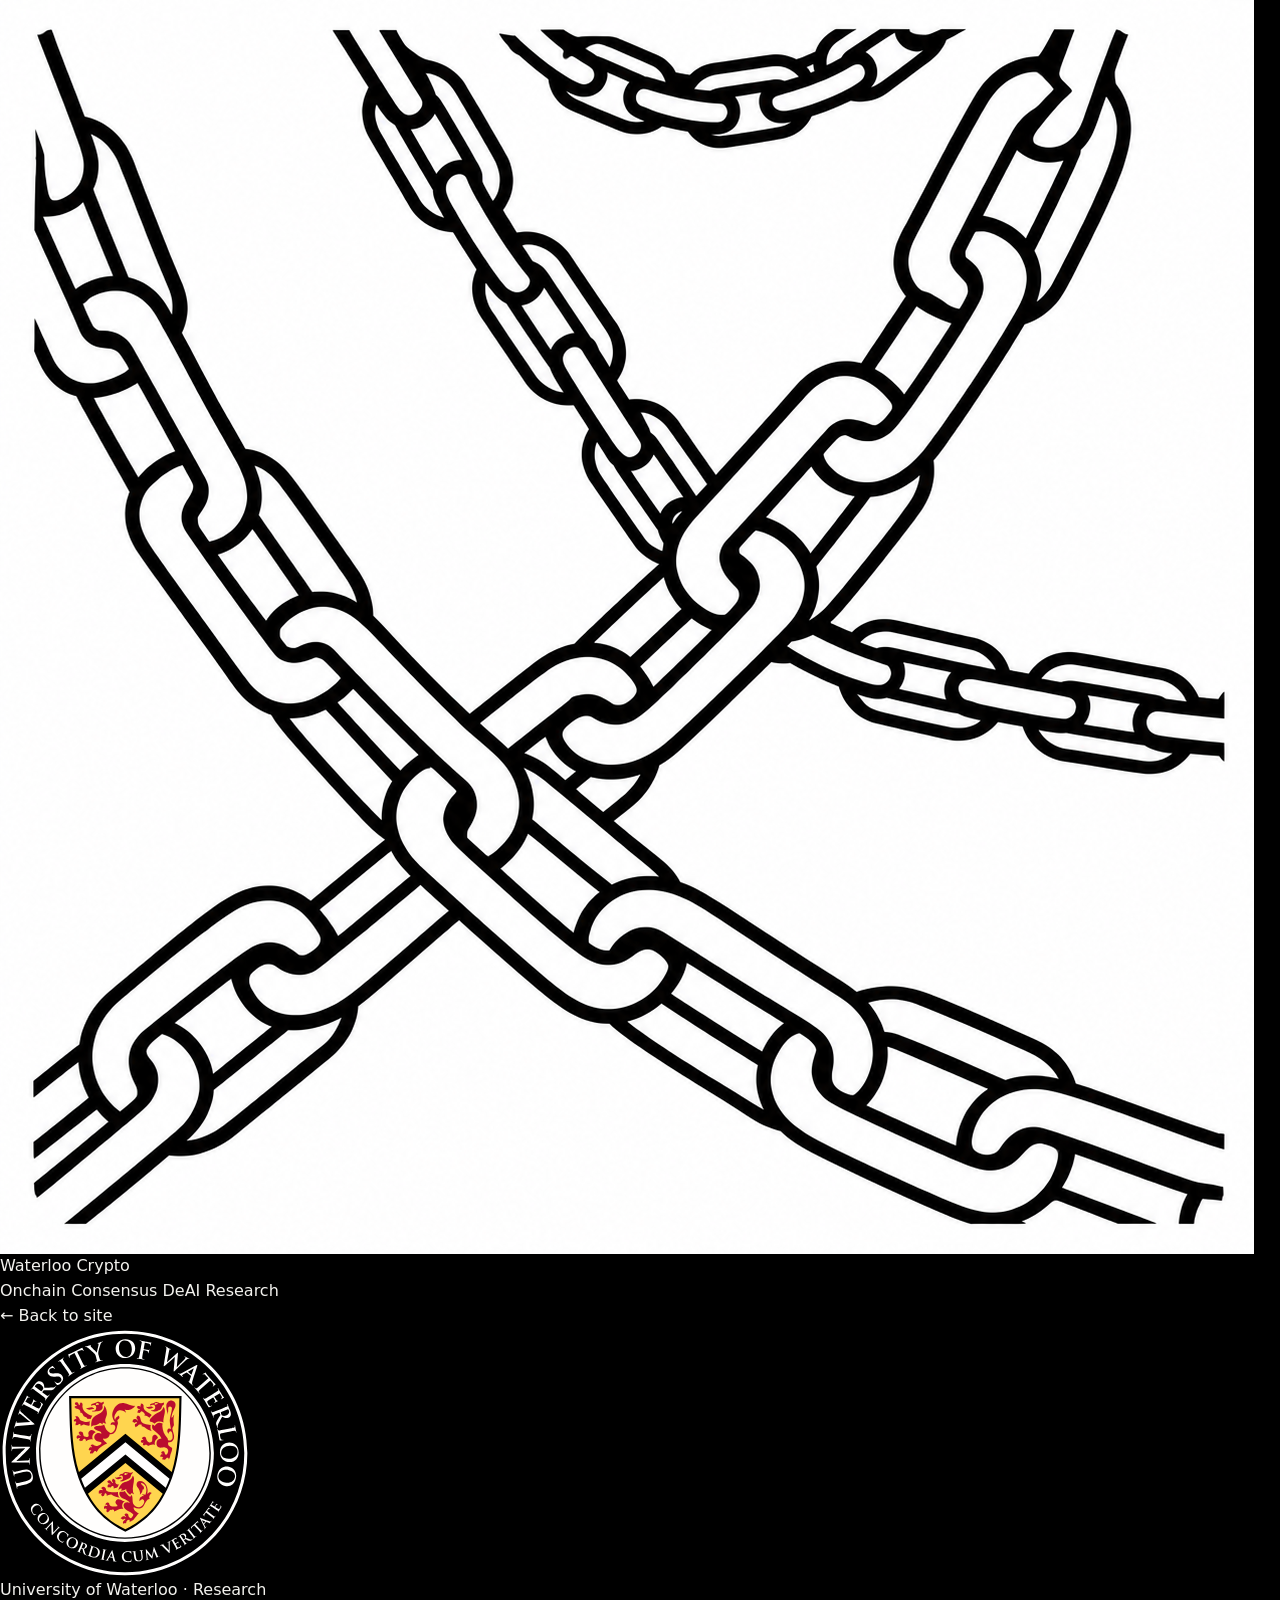
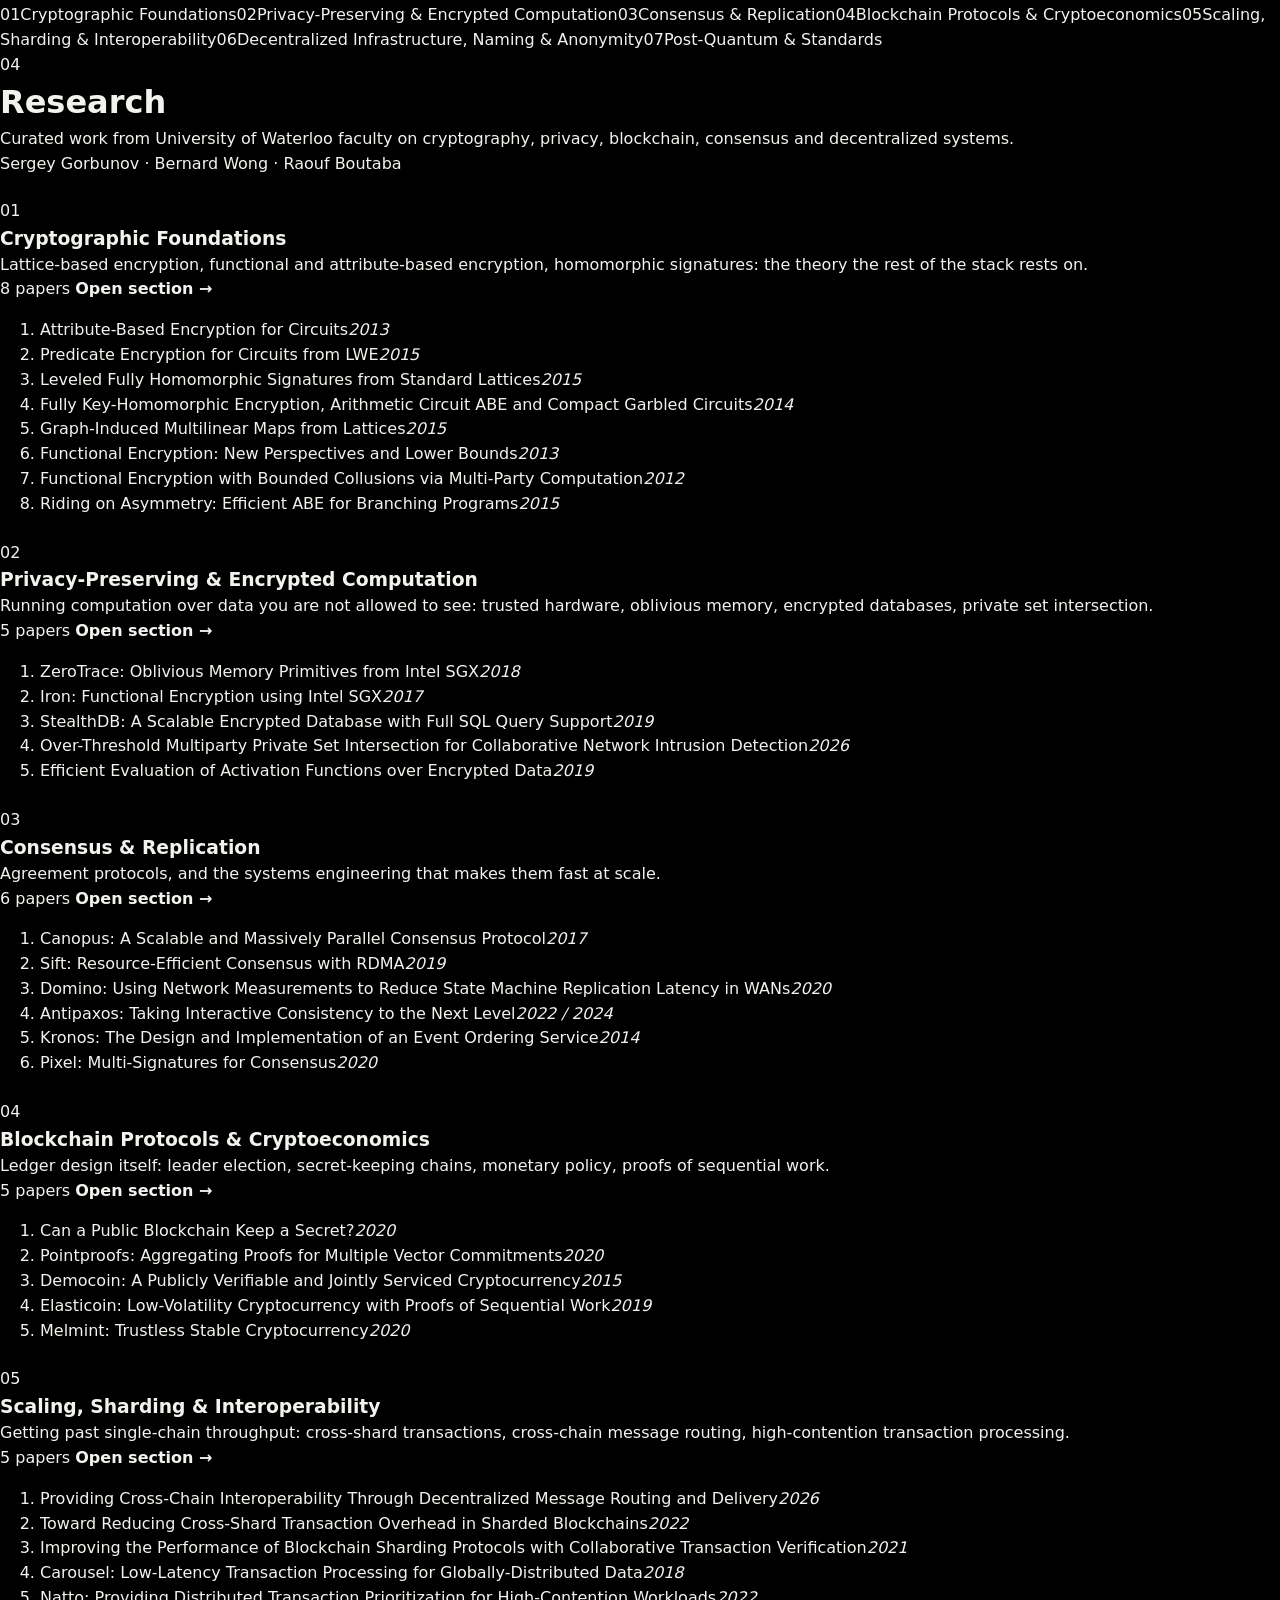
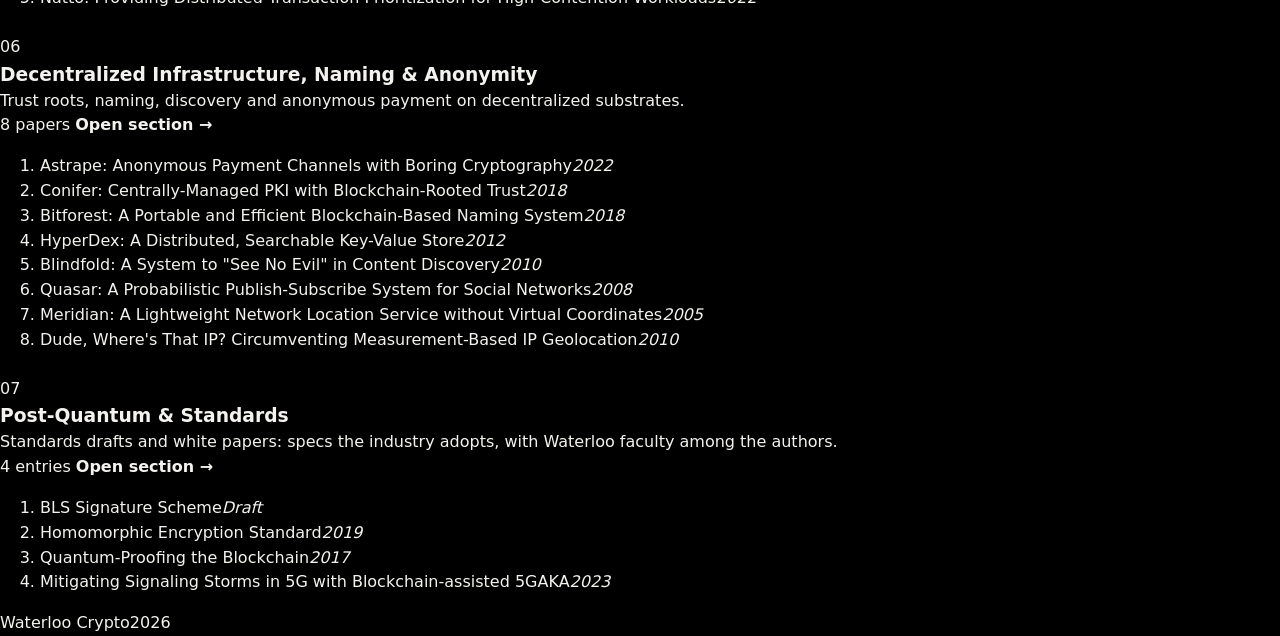
<file: research.html>
<!doctype html>
<html lang="en">
<head>
  <meta charset="utf-8">
  <meta name="viewport" content="width=device-width, initial-scale=1">
  <title>Research | Waterloo Crypto</title>
  <meta name="description" content="Curated University of Waterloo research on cryptography, privacy, blockchain, consensus and decentralized systems.">
  <meta name="theme-color" content="#ffffff">
  <link rel="icon" href="favicon.svg?v=2" type="image/svg+xml">
  <link rel="preconnect" href="https://fonts.googleapis.com">
  <link rel="preconnect" href="https://fonts.gstatic.com" crossorigin>
  <link href="https://fonts.googleapis.com/css2?family=DM+Mono:wght@300;400&family=Inter:wght@400;500&display=swap" rel="stylesheet">
  <link rel="stylesheet" href="styles.css">
</head>
<body class="research-page">
  <header class="site-header">
    <a class="brand-lockup" href="index.html" aria-label="Waterloo Crypto home">
      <img src="logo-chain.png" alt="">
      <span>Waterloo Crypto</span>
    </a>
    <nav aria-label="Primary navigation">
      <a href="index.html#onchain">Onchain</a>
      <a href="index.html#consensus">Consensus</a>
      <a href="index.html#deai">DeAI</a>
      <a href="research.html" aria-current="page">Research</a>
    </nav>
  </header>

  <main class="rp" id="top">
    <div class="rp-top">
      <a class="rp-back" href="index.html#research">← Back to site</a>
      <a class="rp-uw" href="research.html">
        <img class="uw-seal" src="uw-seal.svg" alt="University of Waterloo seal" width="250" height="250">
        <span>University of Waterloo · Research</span>
      </a>
    </div>
    <nav class="rp-tabs" id="rpTabs" aria-label="Research tracks"></nav>
    <div id="rpView"></div>
  </main>

  <footer><a href="index.html">Waterloo Crypto</a><span>2026</span></footer>
  <script src="research.js"></script>
</body>
</html>
</file>
<file: styles.css>
/* =========================================================
   WATERLOO CRYPTO — v0.1
   black · gold · cryptographic · academic
   ========================================================= */

:root {
  --bg: #000;
  --bg-2: #060606;
  --panel: #0a0a0a;
  --panel-2: #101010;
  --line: rgba(255, 255, 255, 0.09);
  --line-2: rgba(255, 255, 255, 0.16);
  --line-3: rgba(255, 255, 255, 0.28);
  --fg: #f3f2ee;
  --fg-2: #a6a5a0;
  --fg-3: #5d5c58;
  --gold: #f2c230;
  --gold-2: #ffdf7a;
  --gold-dim: rgba(242, 194, 48, 0.14);

  --sans: "Inter Tight", ui-sans-serif, system-ui, -apple-system, "Segoe UI", sans-serif;
  --mono: "JetBrains Mono", ui-monospace, "SFMono-Regular", Menlo, Consolas, monospace;
  --serif: "Instrument Serif", "Iowan Old Style", Georgia, serif;

  --pad: clamp(20px, 4vw, 56px);
  --maxw: 1440px;
  --ease: cubic-bezier(0.16, 1, 0.3, 1);
  --nav-h: 68px;

  color-scheme: dark;
}

*, *::before, *::after { box-sizing: border-box; }
html { scroll-behavior: smooth; scroll-padding-top: var(--nav-h); }
body {
  margin: 0;
  background: var(--bg);
  color: var(--fg);
  font-family: var(--sans);
  font-size: 16px;
  line-height: 1.55;
  -webkit-font-smoothing: antialiased;
  -moz-osx-font-smoothing: grayscale;
  overflow-x: hidden;
}
body.booting { overflow: hidden; }
::selection { background: var(--gold); color: #000; }
a { color: inherit; text-decoration: none; }
img, svg, canvas { display: block; max-width: 100%; }
h1, h2, h3, h4, h5, p { margin: 0; }

.mono { font-family: var(--mono); font-size: 11.5px; letter-spacing: 0.06em; text-transform: uppercase; font-weight: 400; }
.serif { font-family: var(--serif); font-style: italic; font-weight: 400; letter-spacing: -0.01em; }
.dim { color: var(--fg-3); }
.dim-text { color: var(--fg-3); }
.gold { color: var(--gold); }
.push { margin-left: auto; }
.wrap { width: 100%; max-width: var(--maxw); margin: 0 auto; padding: 0 var(--pad); }
.fine { font-size: 10.5px; margin-top: 1.25rem; }

/* ---------- grain overlay ---------- */
.grain {
  position: fixed; inset: -50%; z-index: 100; pointer-events: none; opacity: 0.07;
  background-image: url("data:image/svg+xml,%3Csvg xmlns='http://www.w3.org/2000/svg' width='240' height='240'%3E%3Cfilter id='n'%3E%3CfeTurbulence type='fractalNoise' baseFrequency='.9' numOctaves='3' stitchTiles='stitch'/%3E%3CfeColorMatrix values='0 0 0 0 1  0 0 0 0 1  0 0 0 0 1  0 0 0 .55 0'/%3E%3C/filter%3E%3Crect width='100%25' height='100%25' filter='url(%23n)'/%3E%3C/svg%3E");
  animation: grain 1.2s steps(6) infinite;
}
@keyframes grain {
  0% { transform: translate(0, 0); } 20% { transform: translate(-3%, 2%); } 40% { transform: translate(2%, -3%); }
  60% { transform: translate(-2%, -1%); } 80% { transform: translate(3%, 3%); } 100% { transform: translate(0, 0); }
}

/* ---------- boot ---------- */
.boot {
  position: fixed; inset: 0; z-index: 200; background: #000;
  display: grid; place-items: center;
  transition: opacity 0.7s var(--ease), visibility 0.7s;
  animation: bootFailsafe 0.5s 5s forwards; /* never trap the page if JS fails */
}
@keyframes bootFailsafe { to { opacity: 0; visibility: hidden; } }
.boot.done { opacity: 0; visibility: hidden; }
.boot-inner { width: min(360px, 80vw); display: grid; gap: 14px; }
.boot-line { color: var(--fg-2); }
.boot-hash { color: var(--fg); font-size: 13px; letter-spacing: 0.04em; text-transform: none; }
.boot-bar { height: 1px; background: var(--line-2); position: relative; overflow: hidden; }
.boot-bar span { position: absolute; inset: 0; width: 0; background: var(--gold); box-shadow: 0 0 12px var(--gold); }
.boot-pct { justify-self: end; color: var(--fg-3); }

/* ---------- progress ---------- */
.progress { position: fixed; top: 0; left: 0; right: 0; height: 1px; z-index: 60; }
.progress span { display: block; height: 100%; width: 100%; transform-origin: 0 50%; transform: scaleX(0); background: var(--gold); box-shadow: 0 0 8px var(--gold); }

/* ---------- nav ---------- */
.nav {
  position: fixed; top: 0; left: 0; right: 0; z-index: 50; height: var(--nav-h);
  display: flex; align-items: center; gap: 24px; padding: 0 var(--pad);
  border-bottom: 1px solid transparent;
  transition: background 0.4s, border-color 0.4s, backdrop-filter 0.4s;
}
.nav.scrolled { background: rgba(0, 0, 0, 0.62); backdrop-filter: blur(14px) saturate(140%); -webkit-backdrop-filter: blur(14px) saturate(140%); border-bottom-color: var(--line); }
.brand { display: flex; align-items: center; gap: 12px; flex-shrink: 0; }
.logo { width: 34px; height: 34px; color: var(--fg); }
.logo-chain { display: block; object-fit: cover; border-radius: 4px; background: #000; }
.brand:hover .logo-chain { filter: brightness(1.12); }
.brand-word { font-weight: 500; font-size: 15px; letter-spacing: -0.01em; }
.brand-word b { font-weight: 500; color: var(--fg-3); margin-left: 4px; }

.nav-links { display: flex; gap: 4px; margin: 0 auto; }
.nav-links a {
  position: relative; display: flex; align-items: center; gap: 8px;
  padding: 8px 14px; font-size: 13.5px; color: var(--fg-2); border-radius: 999px;
  transition: color 0.25s, background 0.25s;
}
.nav-links a .mono { font-size: 9.5px; color: var(--fg-3); transition: color 0.25s; }
.nav-links a:hover, .nav-links a.active { color: var(--fg); background: rgba(255, 255, 255, 0.05); }
.nav-links a.active .mono { color: var(--gold); }

.nav-right { display: flex; align-items: center; gap: 14px; }
.block-ticker { display: flex; align-items: center; gap: 8px; font-size: 10.5px; color: var(--fg-2); padding: 7px 12px; border: 1px solid var(--line); border-radius: 999px; }
.pulse-dot { width: 6px; height: 6px; border-radius: 50%; background: var(--gold); box-shadow: 0 0 0 0 rgba(242, 194, 48, 0.6); animation: pulse 2s infinite; }
@keyframes pulse { 0% { box-shadow: 0 0 0 0 rgba(242, 194, 48, 0.55); } 70% { box-shadow: 0 0 0 8px rgba(242, 194, 48, 0); } 100% { box-shadow: 0 0 0 0 rgba(242, 194, 48, 0); } }
#blockNum.flash { color: var(--gold); }

.menu-btn { display: none; width: 40px; height: 40px; border: 1px solid var(--line-2); border-radius: 50%; background: transparent; cursor: pointer; position: relative; }
.menu-btn span { position: absolute; left: 12px; right: 12px; height: 1px; background: var(--fg); transition: transform 0.3s var(--ease); }
.menu-btn span:first-child { top: 16px; } .menu-btn span:last-child { top: 22px; }
.menu-btn[aria-expanded="true"] span:first-child { transform: translateY(3px) rotate(45deg); }
.menu-btn[aria-expanded="true"] span:last-child { transform: translateY(-3px) rotate(-45deg); }

/* ---------- buttons ---------- */
.btn {
  position: relative; display: inline-flex; align-items: center; gap: 12px;
  height: 50px; padding: 0 26px; border-radius: 999px; font-size: 14.5px; font-weight: 500;
  overflow: hidden; isolation: isolate; cursor: pointer;
  transition: color 0.35s var(--ease), border-color 0.35s, transform 0.35s var(--ease);
}
.btn-sm { height: 36px; padding: 0 16px; font-size: 13px; }
.btn::before { content: ""; position: absolute; inset: 0; z-index: -1; transform: translateY(101%); transition: transform 0.45s var(--ease); border-radius: inherit; }
.btn:hover::before { transform: translateY(0); }
.btn-solid { background: var(--fg); color: #000; }
.btn-solid::before { background: var(--gold); }
.btn-ghost { border: 1px solid var(--line-2); color: var(--fg); }
.btn-ghost::before { background: var(--fg); }
.btn-ghost:hover { color: #000; border-color: var(--fg); }
.btn .arrow { font-style: normal; transition: transform 0.35s var(--ease); }
.btn:hover .arrow { transform: translateX(4px); }

/* ---------- reveal ---------- */
.reveal { opacity: 0; transform: translateY(28px); transition: opacity 1s var(--ease), transform 1s var(--ease); transition-delay: calc(var(--d, 0) * 90ms); }
.reveal.in { opacity: 1; transform: none; }

/* ---------- hero ---------- */
.hero { position: relative; min-height: 100vh; min-height: 100svh; display: flex; flex-direction: column; justify-content: center; overflow: hidden; padding-top: var(--nav-h); }
.hero-canvas { position: absolute; inset: 0; width: 100%; height: 100%; }
.hero-vignette { position: absolute; inset: 0; pointer-events: none; background:
  radial-gradient(ellipse 70% 60% at 68% 50%, transparent 30%, rgba(0,0,0,.55) 75%, #000 100%),
  linear-gradient(to right, rgba(0,0,0,.85) 0%, rgba(0,0,0,.35) 45%, transparent 70%),
  linear-gradient(to top, #000 0%, transparent 22%);
}
.hero::before { /* grid */
  content: ""; position: absolute; inset: 0; pointer-events: none; opacity: 0.5;
  background-image: linear-gradient(var(--line) 1px, transparent 1px), linear-gradient(90deg, var(--line) 1px, transparent 1px);
  background-size: 88px 88px; background-position: center center;
  mask-image: radial-gradient(ellipse 60% 70% at 30% 50%, #000 20%, transparent 70%);
  -webkit-mask-image: radial-gradient(ellipse 60% 70% at 30% 50%, #000 20%, transparent 70%);
}
.hero-inner { position: relative; z-index: 2; }
.hero-eyebrow { color: var(--fg-2); margin-bottom: 28px; }
.bracket { color: var(--fg-3); }
.hero-title {
  font-weight: 500; font-size: clamp(64px, 12.5vw, 210px); line-height: 0.84; letter-spacing: -0.055em;
  text-transform: uppercase; margin-left: -0.04em;
}
.hero-title .line { display: block; overflow: hidden; padding-bottom: 0.04em; }
.hero-title .word { display: inline-block; transform: translateY(105%); transition: transform 1.3s var(--ease); }
.hero-title .line:nth-child(2) .word { transition-delay: 0.12s; color: transparent; -webkit-text-stroke: 1.2px var(--fg); }
body.ready .hero-title .word { transform: none; }
.cursor-block { display: inline-block; width: 0.09em; height: 0.72em; background: var(--gold); margin-left: 0.08em; vertical-align: baseline; animation: blink 1.05s steps(1) infinite; box-shadow: 0 0 24px rgba(242, 194, 48, 0.6); }
@keyframes blink { 50% { opacity: 0; } }
.hero-sub { max-width: 540px; margin-top: 36px; font-size: clamp(16px, 1.35vw, 19px); color: var(--fg-2); line-height: 1.55; }
.hero-sub em { font-family: var(--serif); font-size: 1.18em; color: var(--fg); }
.hero-cta { display: flex; flex-wrap: wrap; gap: 12px; margin-top: 40px; }

.hero-foot {
  position: absolute; left: 0; right: 0; bottom: 0; z-index: 2; margin: 0 auto;
  display: flex; gap: 0; border-top: 1px solid var(--line); color: var(--fg-2);
}
.hf-cell { padding: 18px 22px 22px 0; margin-right: 22px; display: flex; gap: 10px; align-items: center; font-size: 10.5px; }
.hf-cell + .hf-cell { padding-left: 22px; border-left: 1px solid var(--line); }
.show-sm { display: none !important; }
@media (max-width: 720px) { .show-sm { display: flex !important; } .show-sm + .hf-cell { padding-left: 12px; } .hero-foot .show-sm { padding-left: 0; border-left: 0; } }
.scroll-hint { margin-left: auto; margin-right: 0; }
.scroll-line { width: 44px; height: 1px; background: var(--line-2); position: relative; overflow: hidden; }
.scroll-line::after { content: ""; position: absolute; inset: 0; background: var(--gold); transform: translateX(-100%); animation: scrollLine 2s var(--ease) infinite; }
@keyframes scrollLine { to { transform: translateX(100%); } }

/* ---------- marquee ---------- */
.marquee { border-block: 1px solid var(--line); overflow: hidden; padding: 20px 0; background: var(--bg-2); }
.marquee-track { display: flex; width: max-content; gap: 34px; align-items: center; animation: marquee 48s linear infinite; }
.marquee span { font-size: clamp(20px, 2.4vw, 32px); font-weight: 400; letter-spacing: -0.02em; white-space: nowrap; }
.marquee span:nth-child(4n+1) { font-family: var(--serif); font-style: italic; }
.marquee i { font-style: normal; color: var(--gold); font-size: 12px; }
@keyframes marquee { to { transform: translateX(-50%); } }

/* ---------- sections ---------- */
.section { position: relative; padding: clamp(96px, 13vw, 180px) 0; border-bottom: 1px solid var(--line); }
.sec-head { display: flex; align-items: center; gap: 18px; padding-bottom: 18px; border-bottom: 1px solid var(--line); margin-bottom: clamp(48px, 7vw, 96px); }
.sec-head .idx { color: var(--gold); }
.big-statement { font-size: clamp(40px, 6.4vw, 104px); font-weight: 400; line-height: 0.98; letter-spacing: -0.045em; }
.big-statement .serif { letter-spacing: -0.02em; }

/* ---------- layer cards ---------- */
.layer-grid { display: grid; grid-template-columns: repeat(3, 1fr); margin-top: clamp(56px, 7vw, 100px); border: 1px solid var(--line); }
.layer-card {
  position: relative; padding: 28px 28px 32px; min-height: 520px; display: flex; flex-direction: column;
  border-right: 1px solid var(--line); overflow: hidden; background: transparent; transition: background 0.5s;
}
.layer-card:last-child { border-right: 0; }
.layer-card::before { content: ""; position: absolute; left: 0; right: 0; top: 0; height: 1px; background: var(--gold); transform: scaleX(0); transform-origin: left; transition: transform 0.7s var(--ease); }
.layer-card:hover { background: var(--panel); }
.layer-card:hover::before { transform: scaleX(1); }
.lc-top { display: flex; justify-content: space-between; color: var(--fg-2); }
.lc-icon { flex: 1; display: grid; place-items: center; padding: 30px 0; }
.lc-icon svg { width: 72%; max-width: 240px; overflow: visible; }
.lc-icon svg * { fill: none; stroke: var(--fg-2); stroke-width: 1; vector-effect: non-scaling-stroke; transition: stroke 0.4s; }
.lc-icon .ic-dot { fill: var(--gold); stroke: none; }
.layer-card:hover .lc-icon svg * { stroke: var(--fg); }
.ic-onchain circle:nth-child(1) { animation: venL 5s var(--ease) infinite; }
.ic-onchain circle:nth-child(2) { animation: venR 5s var(--ease) infinite; }
@keyframes venL { 0%, 100% { transform: translateX(-6px); } 50% { transform: translateX(4px); } }
@keyframes venR { 0%, 100% { transform: translateX(6px); } 50% { transform: translateX(-4px); } }
.ic-consensus { animation: slowSpin 22s linear infinite; transform-origin: 60px 47px; transform-box: view-box; }
.ic-consensus circle:not(.ic-dot) { animation: nodeBlink 3s infinite; }
.ic-consensus circle:nth-child(3) { animation-delay: 1s; } .ic-consensus circle:nth-child(4) { animation-delay: 2s; }
@keyframes nodeBlink { 0%, 60%, 100% { stroke: var(--fg-2); } 30% { stroke: var(--gold); } }
@keyframes slowSpin { to { transform: rotate(360deg); } }
.ic-deai path { stroke-dasharray: 4 4; animation: dash 1.4s linear infinite; }
@keyframes dash { to { stroke-dashoffset: -16; } }
.ic-dot { animation: dotPulse 2.4s ease-in-out infinite; transform-box: fill-box; transform-origin: center; }
@keyframes dotPulse { 50% { transform: scale(1.8); opacity: 0.6; } }

.layer-card h3 { font-size: clamp(26px, 2.4vw, 36px); font-weight: 400; letter-spacing: -0.035em; }
.layer-card h3 b { font-weight: 500; }
.layer-card p { color: var(--fg-2); margin-top: 12px; max-width: 36ch; }
.lc-foot { display: flex; gap: 8px; flex-wrap: wrap; margin-top: 24px; }
.lc-foot span { padding: 5px 9px; border: 1px solid var(--line-2); border-radius: 999px; font-size: 9.5px; color: var(--fg-2); }
.lc-arrow { position: absolute; right: 26px; bottom: 26px; font-size: 22px; color: var(--fg-3); transition: transform 0.5s var(--ease), color 0.3s; }
.layer-card:hover .lc-arrow { transform: translate(4px, -4px); color: var(--gold); }

/* ---------- division ---------- */
.div-title { display: grid; grid-template-columns: 1.25fr 1fr; gap: clamp(32px, 5vw, 80px); align-items: end; margin-bottom: clamp(48px, 7vw, 96px); }
.div-title h2 { font-size: clamp(52px, 8.4vw, 144px); font-weight: 400; line-height: 0.88; letter-spacing: -0.055em; }
.accent-word { display: inline-block; font-weight: 500; }
.div-lede { color: var(--fg-2); font-size: clamp(15.5px, 1.2vw, 17.5px); max-width: 52ch; }
.div-lede .serif { display: block; color: var(--fg); font-size: 1.7em; line-height: 1.1; margin-bottom: 16px; }

.offer-list { list-style: none; margin: 0; padding: 0; border-top: 1px solid var(--line); }
.offer { display: grid; grid-template-columns: 56px 1fr; padding: 26px 0; border-bottom: 1px solid var(--line); position: relative; transition: padding 0.5s var(--ease); }
.offer::after { content: ""; position: absolute; left: 0; bottom: -1px; height: 1px; width: 100%; background: var(--fg); transform: scaleX(0); transform-origin: left; transition: transform 0.7s var(--ease); }
.offer:hover { padding-left: 10px; }
.offer:hover::after { transform: scaleX(1); }
.o-idx { color: var(--fg-3); padding-top: 7px; transition: color 0.3s; }
.offer:hover .o-idx { color: var(--gold); }
.offer h4 { font-size: clamp(22px, 2vw, 28px); font-weight: 400; letter-spacing: -0.03em; display: flex; align-items: center; gap: 12px; }
.offer p { color: var(--fg-2); margin-top: 6px; max-width: 48ch; }
.tag { font-size: 9px; padding: 4px 8px; border: 1px solid var(--gold); color: var(--gold); border-radius: 999px; }

/* stage boxes */
.net-stage, .merkle-stage { position: relative; border: 1px solid var(--line); background: radial-gradient(ellipse at 50% 50%, #0b0b0b 0%, #000 70%); min-height: 460px; }
.net-stage canvas { position: absolute; inset: 0; width: 100%; height: 100%; }
.stage-label { position: absolute; font-size: 10px; color: var(--fg-2); z-index: 2; }
.stage-label.tl { top: 16px; left: 18px; } .stage-label.br { bottom: 16px; right: 18px; }
.corner { position: absolute; width: 12px; height: 12px; border-color: var(--fg-2); border-style: solid; border-width: 0; z-index: 2; }
.c-tl { top: -1px; left: -1px; border-top-width: 1px; border-left-width: 1px; }
.c-tr { top: -1px; right: -1px; border-top-width: 1px; border-right-width: 1px; }
.c-bl { bottom: -1px; left: -1px; border-bottom-width: 1px; border-left-width: 1px; }
.c-br { bottom: -1px; right: -1px; border-bottom-width: 1px; border-right-width: 1px; }

.onchain-grid { display: grid; grid-template-columns: 1.3fr 1fr; gap: clamp(32px, 4vw, 64px); align-items: stretch; }
.consensus-grid { display: grid; grid-template-columns: 1fr 1.3fr; gap: clamp(32px, 4vw, 64px); align-items: stretch; }

/* tx log */
.txlog { margin-top: clamp(64px, 8vw, 110px); border: 1px solid var(--line); }
.txlog-head { display: flex; justify-content: space-between; padding: 16px 20px; border-bottom: 1px solid var(--line); background: var(--bg-2); }
.tx-row { display: grid; grid-template-columns: 1.1fr 1.8fr 1fr 1.2fr 0.9fr; gap: 16px; padding: 16px 20px; border-bottom: 1px solid var(--line); font-size: 11.5px; align-items: center; text-transform: none; letter-spacing: 0.02em; transition: background 0.3s; }
.tx-row:last-child { border-bottom: 0; }
.tx-row:not(.tx-th):hover { background: rgba(255, 255, 255, 0.025); }
.tx-row span:nth-child(2) { font-family: var(--sans); font-size: 15px; letter-spacing: -0.01em; color: var(--fg); }
.tx-th { color: var(--fg-3); font-size: 10px; text-transform: uppercase; letter-spacing: 0.08em; padding-block: 12px; }
.tx-th span:nth-child(2) { font-family: var(--mono); font-size: 10px; color: var(--fg-3); letter-spacing: 0.08em; }
.tx-hash { color: var(--gold); }
.st { justify-self: start; font-size: 9.5px; padding: 4px 8px; border-radius: 999px; border: 1px solid; letter-spacing: 0.08em; }
.st-pend { color: var(--gold); border-color: rgba(242, 194, 48, 0.4); }
.st-draft { color: var(--fg-3); border-color: var(--line-2); }

/* merkle */
#merkle { width: 100%; height: 100%; position: absolute; inset: 0; padding: 48px 20px 40px; }
.mk-edge { fill: none; stroke: var(--line-2); stroke-width: 1; transition: stroke 0.4s; }
.mk-edge.hot { stroke: var(--gold); }
.mk-node rect { fill: #050505; stroke: var(--line-3); stroke-width: 1; transition: stroke 0.4s, fill 0.4s; }
.mk-node text { font-family: var(--mono); font-size: 10.5px; fill: var(--fg-2); text-anchor: middle; dominant-baseline: central; transition: fill 0.4s; }
.mk-node.hot rect { stroke: var(--gold); fill: rgba(242, 194, 48, 0.08); }
.mk-node.hot text { fill: var(--gold); }
.mk-root rect { stroke: var(--fg); }
.mk-label { font-family: var(--mono); font-size: 9.5px; fill: var(--fg-3); text-anchor: middle; letter-spacing: 0.08em; text-transform: uppercase; }
.mk-label.hot { fill: var(--fg); }
.mk-pkt { fill: var(--gold); filter: drop-shadow(0 0 4px var(--gold)); }

/* podcast wave */
.wave { display: flex; align-items: center; gap: 3px; height: 28px; margin-top: 14px; }
.wave i { width: 3px; background: var(--fg-3); border-radius: 2px; height: 20%; animation: wave 1.2s ease-in-out infinite; }
.offer:hover .wave i { background: var(--gold); }
@keyframes wave { 0%, 100% { transform: scaleY(0.35); } 50% { transform: scaleY(1); } }

/* papers */
.sub-head { display: flex; justify-content: space-between; align-items: center; gap: 16px; padding-bottom: 16px; border-bottom: 1px solid var(--line); margin-bottom: 8px; }
.sub-head h3 { font-size: 12px; color: var(--fg); }
.papers { margin-top: clamp(72px, 9vw, 120px); }
.paper { display: grid; grid-template-columns: 130px 1fr auto 120px; gap: 24px; align-items: center; padding: 24px 0; border-bottom: 1px solid var(--line); position: relative; }
.paper::before { content: ""; position: absolute; inset: 0 -12px; background: rgba(255,255,255,.025); opacity: 0; transition: opacity 0.3s; }
.paper:hover::before { opacity: 1; }
.p-id { color: var(--gold); }
.p-title { font-size: clamp(18px, 1.7vw, 24px); letter-spacing: -0.025em; line-height: 1.2; transition: transform 0.5s var(--ease); }
.paper:hover .p-title { transform: translateX(8px); }
.p-auth { text-transform: none; }
.p-st { justify-self: end; font-size: 9.5px; padding: 5px 9px; border: 1px solid var(--line-2); border-radius: 999px; color: var(--fg-2); }

/* hall of fame cards */
.hof { margin-top: clamp(72px, 9vw, 120px); }
.cards { display: grid; grid-template-columns: repeat(5, 1fr); gap: 20px; margin-top: 32px; perspective: 1400px; }
.card-shell { opacity: 0; transform: translateY(40px) rotateX(18deg); transition: opacity 1s var(--ease), transform 1.2s var(--ease); transition-delay: calc(var(--d, 0) * 110ms); }
.card-shell.in { opacity: 1; transform: none; }
.card {
  --rx: 0deg; --ry: 0deg; --mx: 50%; --my: 50%;
  position: relative; aspect-ratio: 5 / 7; border-radius: 14px; padding: 12px;
  background: linear-gradient(160deg, #151515, #070707 60%);
  border: 1px solid var(--line-2);
  transform: rotateX(var(--rx)) rotateY(var(--ry)); transform-style: preserve-3d;
  transition: transform 0.6s var(--ease), border-color 0.4s, box-shadow 0.4s;
  display: flex; flex-direction: column; overflow: hidden; cursor: default;
}
.card.tilting { transition: transform 0.08s linear, border-color 0.4s, box-shadow 0.4s; }
.card:hover { border-color: rgba(242, 194, 48, 0.55); box-shadow: 0 30px 60px -20px rgba(0,0,0,.9), 0 0 40px -10px rgba(242, 194, 48, 0.25); }
.card::after { /* holo sheen */
  content: ""; position: absolute; inset: 0; pointer-events: none; opacity: 0; transition: opacity 0.4s;
  background:
    radial-gradient(circle at var(--mx) var(--my), rgba(255, 240, 200, 0.28), transparent 45%),
    linear-gradient(115deg, transparent 30%, rgba(242,194,48,.14) 45%, rgba(160,220,255,.12) 52%, rgba(255,140,220,.10) 58%, transparent 70%);
  background-size: 100% 100%, 250% 250%;
  background-position: 0 0, var(--mx) var(--my);
  mix-blend-mode: screen;
}
.card:hover::after { opacity: 1; }
.card-top { display: flex; justify-content: space-between; font-size: 9px; color: var(--fg-2); padding: 2px 2px 10px; }
.card-art { position: relative; border-radius: 8px; overflow: hidden; border: 1px solid var(--line); background: #000; aspect-ratio: 1; }
.card-art svg { width: 100%; height: 100%; }
.card-num { position: absolute; left: 8px; bottom: 6px; font-family: var(--serif); font-style: italic; font-size: 34px; line-height: 1; color: var(--fg); text-shadow: 0 2px 12px #000; }
.card-role { margin-top: 12px; font-size: 15px; letter-spacing: -0.02em; line-height: 1.15; font-weight: 500; }
.card-ens { font-size: 9px; color: var(--gold); margin-top: 4px; text-transform: none; letter-spacing: 0.02em; white-space: nowrap; overflow: hidden; text-overflow: ellipsis; }
.card-stats { margin-top: auto; display: grid; grid-template-columns: repeat(3, 1fr); border-top: 1px solid var(--line); padding-top: 8px; }
.card-stats div { font-size: 8.5px; color: var(--fg-3); }
.card-stats b { display: block; font-family: var(--sans); font-size: 16px; font-weight: 500; color: var(--fg); letter-spacing: -0.02em; }
.card-sb { font-size: 8px; color: var(--fg-3); margin-top: 8px; display: flex; justify-content: space-between; }
.card.empty { background: repeating-linear-gradient(135deg, #070707 0 10px, #0b0b0b 10px 20px); border-style: dashed; align-items: center; justify-content: center; text-align: center; }
.card.empty .q { font-family: var(--serif); font-style: italic; font-size: 64px; color: var(--fg-3); line-height: 1; transition: color 0.4s; }
.card.empty:hover .q { color: var(--gold); }

/* ---------- DeAI / GPU ---------- */
.gpu-stage {
  position: relative; width: 100%; height: clamp(520px, 62vw, 820px); margin: 0 auto clamp(64px, 8vw, 110px);
  border-block: 1px solid var(--line); overflow: hidden;
  background: radial-gradient(ellipse 60% 55% at 50% 45%, #0e0c05 0%, #000 70%);
}
.gpu-floor {
  position: absolute; left: -50%; right: -50%; bottom: -10%; height: 60%;
  background-image: linear-gradient(rgba(242,194,48,.22) 1px, transparent 1px), linear-gradient(90deg, rgba(242,194,48,.22) 1px, transparent 1px);
  background-size: 60px 60px;
  transform: perspective(600px) rotateX(72deg); transform-origin: 50% 0;
  mask-image: linear-gradient(to bottom, transparent, #000 25%, #000 60%, transparent);
  -webkit-mask-image: linear-gradient(to bottom, transparent, #000 25%, #000 60%, transparent);
  animation: floor 3s linear infinite; opacity: .6;
}
@keyframes floor { to { background-position: 0 60px; } }
.gpu-streams { position: absolute; inset: 0; width: 100%; height: 100%; }
.stream { fill: none; stroke: rgba(255, 255, 255, 0.08); stroke-width: 1; }
.stream-out { stroke: rgba(242, 194, 48, 0.16); }
.stream-lbl { font-family: var(--mono); font-size: 11px; fill: var(--fg-3); letter-spacing: 0.06em; text-transform: uppercase; }
.pkt { fill: var(--fg); }
.pkt-g { fill: var(--gold); filter: drop-shadow(0 0 5px var(--gold)); }

.gpu-wrap {
  --rx: 10deg; --ry: -16deg;
  position: absolute; left: 50%; top: 47%; width: min(64vw, 920px);
  transform: translate(-50%, -50%) perspective(1600px) rotateX(var(--rx)) rotateY(var(--ry));
  transition: transform 0.9s var(--ease);
  animation: bob 6s ease-in-out infinite;
}
@keyframes bob { 50% { margin-top: -14px; } }
.gpu { width: 100%; height: auto; overflow: visible; filter: drop-shadow(0 40px 60px rgba(0,0,0,.9)); }
.gpu-glow { position: absolute; left: 10%; right: 10%; top: 30%; bottom: 0; background: radial-gradient(ellipse at center, rgba(242,194,48,.22), transparent 65%); filter: blur(30px); z-index: -1; transition: opacity .5s; opacity: .7; }
.gpu-stage.boost .gpu-glow { opacity: 1.3; }
.gpu-text { font-family: var(--mono); font-size: 10px; fill: #6d6d6d; letter-spacing: 0.14em; }
.cable-flow { stroke: var(--gold); stroke-width: 2; stroke-dasharray: 3 22; animation: cable 1.2s linear infinite; opacity: .9; }
@keyframes cable { to { stroke-dashoffset: -25; } }
.gpu-stage.boost .cable-flow { animation-duration: .4s; }
.leds circle { animation: led 1.6s infinite; }
.leds circle:nth-child(2) { animation-delay: .3s; } .leds circle:nth-child(3) { animation-delay: .9s; }
@keyframes led { 0%, 100% { opacity: 1; } 50% { opacity: .15; } }

.fan-rotor { animation: spin var(--fan-speed, 1.8s) linear infinite; }
.gpu-stage.boost .fan-rotor { --fan-speed: .45s; }
@keyframes spin { to { transform: rotate(360deg); } }
.fan-blade { fill: url(#gBlade); stroke: rgba(255, 255, 255, 0.32); stroke-width: 0.8; }
.fan-ring { fill: none; stroke: #2e2e2e; stroke-width: 2; }
.fan-ring-hi { fill: none; stroke: rgba(242, 194, 48, 0.55); stroke-width: 1.2; stroke-dasharray: 2 10; }
.fan-hub { fill: #0b0b0b; stroke: var(--gold); stroke-width: 1; }
.fan-blur { fill: none; stroke: rgba(255,255,255,.05); stroke-width: 60; opacity: 0; transition: opacity .6s; }
.gpu-stage.boost .fan-blur { opacity: 1; }

.hud { position: absolute; z-index: 3; padding: 14px 16px; min-width: 170px; background: rgba(0, 0, 0, 0.55); border: 1px solid var(--line-2); backdrop-filter: blur(8px); -webkit-backdrop-filter: blur(8px); }
.hud::before, .hud::after { content: ""; position: absolute; width: 8px; height: 8px; border: 1px solid var(--gold); }
.hud::before { top: -1px; left: -1px; border-right: 0; border-bottom: 0; }
.hud::after { bottom: -1px; right: -1px; border-left: 0; border-top: 0; }
.hud-tl { top: 9%; left: var(--pad); } .hud-tr { top: 9%; right: var(--pad); }
.hud-bl { bottom: 9%; left: var(--pad); } .hud-br { bottom: 9%; right: var(--pad); }
.hud-k { font-size: 9.5px; color: var(--fg-3); }
.hud-v { font-family: var(--sans); font-size: 30px; letter-spacing: -0.03em; font-weight: 500; line-height: 1.1; text-transform: none; }
.hud-v.sm { font-size: 20px; }
.hud-v small { font-family: var(--mono); font-size: 10px; color: var(--fg-3); margin-left: 6px; letter-spacing: 0.04em; }
.hud-bar { height: 2px; background: var(--line-2); margin-top: 10px; }
.hud-bar span { display: block; height: 100%; width: 97%; background: var(--gold); box-shadow: 0 0 8px var(--gold); transition: width .6s var(--ease); }
.spark { display: flex; align-items: flex-end; gap: 2px; height: 22px; margin-top: 8px; }
.spark i { flex: 1; background: rgba(242, 194, 48, 0.7); min-height: 2px; transition: height .4s var(--ease); }
.stage-caption { position: absolute; bottom: 18px; left: 50%; transform: translateX(-50%); font-size: 9.5px; white-space: nowrap; z-index: 3; }

.tracks { margin-bottom: clamp(64px, 8vw, 110px); }
.track-grid { display: grid; grid-template-columns: repeat(3, 1fr); border-left: 1px solid var(--line); border-top: 1px solid var(--line); margin-top: 32px; }
.track { position: relative; padding: 28px 26px 30px; border-right: 1px solid var(--line); border-bottom: 1px solid var(--line); min-height: 250px; display: flex; flex-direction: column; overflow: hidden; }
.track::before { content: ""; position: absolute; inset: 0; background: radial-gradient(circle at var(--x, 50%) var(--y, 50%), rgba(242,194,48,.10), transparent 40%); opacity: 0; transition: opacity .4s; pointer-events: none; }
.track:hover::before { opacity: 1; }
.t-idx { color: var(--gold); }
.track h4 { font-size: 24px; font-weight: 400; letter-spacing: -0.03em; margin-top: 36px; }
.track p { color: var(--fg-2); margin-top: 10px; font-size: 15px; }
.t-kw { margin-top: auto; padding-top: 22px; font-size: 9.5px; color: var(--fg-3); }

.terminal, .resolver { border: 1px solid var(--line-2); background: #030303; border-radius: 10px; overflow: hidden; }
.term-bar { display: flex; align-items: center; gap: 14px; padding: 12px 16px; border-bottom: 1px solid var(--line); font-size: 10.5px; background: #080808; }
.dots { display: flex; gap: 6px; } .dots i { width: 9px; height: 9px; border-radius: 50%; background: #222; }
.dots i:first-child { background: var(--gold); }
.term-body { margin: 0; padding: 18px 20px; height: 280px; overflow: hidden; font-size: 12px; line-height: 1.8; text-transform: none; letter-spacing: 0.01em; color: var(--fg-2); white-space: pre-wrap; word-break: break-all;
  mask-image: linear-gradient(to bottom, transparent, #000 30%); -webkit-mask-image: linear-gradient(to bottom, transparent, #000 30%);
  display: flex; flex-direction: column; justify-content: flex-end; }
.term-body .ok { color: var(--gold); }
.term-body .hi { color: var(--fg); }
.term-body .lo { color: var(--fg-3); }

/* ---------- native ---------- */
.native-grid { display: grid; grid-template-columns: 1.15fr 1fr; gap: clamp(40px, 6vw, 100px); align-items: center; }
.native-lede { color: var(--fg-2); max-width: 54ch; margin-top: 36px; font-size: 17px; }
.asset-grid { display: grid; grid-template-columns: repeat(3, 1fr); gap: 1px; background: var(--line); border: 1px solid var(--line); margin-top: 40px; }
.asset { background: #000; padding: 18px 16px; display: flex; flex-direction: column; gap: 6px; transition: background .3s; }
.asset:hover { background: var(--panel); }
.a-k { color: var(--fg); font-size: 11px; }
.a-v { font-size: 9.5px; color: var(--fg-3); }
.resolver-body { padding: 26px 24px; min-height: 340px; text-transform: none; font-size: 13px; letter-spacing: 0.01em; }
.rs-line { font-size: 15px; color: var(--fg); }
.ens-name { color: var(--gold); }
.caret { display: inline-block; width: 8px; height: 16px; background: var(--fg); vertical-align: -3px; margin-left: 3px; animation: blink 1s steps(1) infinite; }
.rs-addr { color: var(--fg-3); margin-top: 10px; font-size: 12px; min-height: 1.5em; }
.rs-list { margin-top: 22px; display: grid; gap: 8px; }
.rs-item { display: grid; grid-template-columns: 46px 1fr auto; gap: 12px; align-items: center; padding: 11px 12px; border: 1px solid var(--line); border-radius: 6px; font-size: 11.5px; opacity: 0; transform: translateX(-10px); transition: opacity .5s var(--ease), transform .5s var(--ease); background: #070707; }
.rs-item.in { opacity: 1; transform: none; }
.rs-type { font-size: 9px; padding: 3px 0; text-align: center; border-radius: 999px; border: 1px solid var(--line-2); color: var(--fg-2); letter-spacing: 0.08em; }
.rs-type.sbt { border-color: rgba(242,194,48,.5); color: var(--gold); }
.rs-check { color: var(--gold); }
.resolver-foot { padding: 12px 24px; border-top: 1px solid var(--line); font-size: 9.5px; }

/* ---------- roadmap ---------- */
.timeline { position: relative; display: grid; grid-template-columns: repeat(6, 1fr); margin-top: clamp(64px, 8vw, 110px); }
.tl-rail { position: absolute; left: 0; right: 0; top: 6px; height: 1px; background: var(--line-2); }
.tl-rail span { display: block; height: 100%; width: 100%; transform: scaleX(0); transform-origin: left; background: linear-gradient(90deg, var(--gold), rgba(242,194,48,.1)); transition: transform 2.4s var(--ease); }
.tl-rail.in span { transform: scaleX(1); }
.tl-item { position: relative; padding: 36px 20px 0 0; }
.tl-node { position: absolute; top: 0; left: 0; width: 13px; height: 13px; border-radius: 50%; background: #000; border: 1px solid var(--line-3); }
.tl-item.live .tl-node { background: var(--gold); border-color: var(--gold); box-shadow: 0 0 0 6px rgba(242,194,48,.12), 0 0 20px var(--gold); animation: pulse 2s infinite; }
.tl-v { color: var(--fg-3); }
.tl-item.live .tl-v { color: var(--gold); }
.tl-item h4 { font-size: 21px; font-weight: 400; letter-spacing: -0.03em; margin-top: 12px; line-height: 1.15; }
.tl-item p { color: var(--fg-2); font-size: 14px; margin-top: 8px; max-width: 24ch; }
.tl-st { display: inline-block; margin-top: 16px; font-size: 9.5px; }
.tl-item.live .tl-st { color: var(--gold); }

/* ---------- join ---------- */
.join { overflow: hidden; text-align: center; padding-block: clamp(120px, 16vw, 220px); }
.join canvas { position: absolute; inset: 0; width: 100%; height: 100%; opacity: .9; }
.join-inner { position: relative; z-index: 2; display: flex; flex-direction: column; align-items: center; gap: 28px; }
.join-title { font-size: clamp(56px, 10vw, 168px); font-weight: 400; line-height: 0.88; letter-spacing: -0.055em; }
.join-title .serif { font-size: 1.08em; }
.join p { color: var(--fg-2); max-width: 46ch; font-size: 17px; }

/* ---------- footer ---------- */
.footer { padding: 80px 0 28px; overflow: hidden; }
.foot-grid { display: grid; grid-template-columns: 2fr 1fr 1fr 1fr; gap: 40px; }
.foot-brand .logo { width: 40px; height: 40px; }
.foot-brand p { margin-top: 18px; line-height: 1.8; text-transform: none; font-size: 12px; }
.foot-col { display: flex; flex-direction: column; gap: 10px; }
.foot-col h5 { color: var(--fg-3); margin-bottom: 6px; font-size: 10px; }
.foot-col a { color: var(--fg-2); font-size: 14.5px; transition: color .2s; width: fit-content; }
.foot-col a:hover { color: var(--gold); }
.foot-word {
  margin-top: 80px; font-size: clamp(56px, 13.2vw, 212px); font-weight: 500; letter-spacing: -0.06em; line-height: 0.8; white-space: nowrap;
  color: transparent; -webkit-text-stroke: 1px var(--line-3); text-align: center; user-select: none;
  background: linear-gradient(90deg, var(--gold), var(--gold)) no-repeat; background-size: 0% 100%; -webkit-background-clip: text; background-clip: text;
  transition: background-size 1.4s var(--ease);
}
.foot-word:hover { background-size: 100% 100%; }
.foot-base { display: flex; justify-content: space-between; gap: 20px; margin-top: 40px; padding-top: 20px; border-top: 1px solid var(--line); font-size: 10px; }

/* =========================================================
   RESPONSIVE
   ========================================================= */
@media (max-width: 1200px) {
  .cards { grid-template-columns: repeat(5, 220px); overflow-x: auto; padding: 10px 4px 20px; scroll-snap-type: x mandatory; }
  .card-shell { scroll-snap-align: start; }
  .timeline { grid-template-columns: repeat(3, 1fr); row-gap: 56px; }
  .tl-rail { display: none; }
  .tl-item { border-top: 1px solid var(--line-2); padding-top: 36px; }
  .tl-node { top: -7px; }
}
@media (max-width: 1080px) {
  .nav-links { position: fixed; top: var(--nav-h); left: 0; right: 0; flex-direction: column; gap: 0; padding: 12px var(--pad) 28px; background: rgba(0,0,0,.95); backdrop-filter: blur(14px); border-bottom: 1px solid var(--line); transform: translateY(-12px); opacity: 0; pointer-events: none; transition: opacity .35s var(--ease), transform .35s var(--ease); }
  .nav-links.open { opacity: 1; transform: none; pointer-events: auto; }
  .nav-links a { font-size: 22px; padding: 14px 0; border-radius: 0; border-bottom: 1px solid var(--line); }
  .nav-links a:hover, .nav-links a.active { background: transparent; }
  .menu-btn { display: block; }
  .nav-right { margin-left: auto; }
  .div-title, .onchain-grid, .consensus-grid, .native-grid { grid-template-columns: 1fr; }
  .consensus-grid .merkle-stage { order: -1; }
  .layer-grid { grid-template-columns: 1fr; }
  .layer-card { border-right: 0; border-bottom: 1px solid var(--line); min-height: 420px; }
  .layer-card:last-child { border-bottom: 0; }
  .track-grid { grid-template-columns: repeat(2, 1fr); }
  .gpu-wrap { width: 86vw; }
  .hud { min-width: 140px; padding: 10px 12px; }
  .hud-v { font-size: 22px; }
  .paper { grid-template-columns: 110px 1fr; }
  .p-auth, .p-st { grid-column: 2; justify-self: start; }
  .p-auth { margin-top: -14px; }
  .foot-grid { grid-template-columns: 1fr 1fr 1fr; }
  .foot-brand { grid-column: 1 / -1; }
}
@media (max-width: 720px) {
  :root { --nav-h: 60px; }
  .hide-sm { display: none !important; }
  .block-ticker { display: none; }
  .nav-right .btn-sm { display: none; }
  .hero-vignette { background: linear-gradient(to top, #000 5%, rgba(0,0,0,.55) 50%, rgba(0,0,0,.3)); }
  .hero-title { font-size: clamp(56px, 18vw, 110px); }
  .hf-cell { padding-right: 12px; margin-right: 12px; }
  .hf-cell + .hf-cell { padding-left: 12px; }
  .tx-row { grid-template-columns: 1fr 1.4fr 0.9fr; }
  .tx-row span:nth-child(2) { font-size: 13.5px; }
  .gpu-stage { height: auto; padding: 24px 0 60px; display: grid; grid-template-columns: 1fr 1fr; gap: 10px; }
  .gpu-wrap { position: relative; left: auto; top: auto; transform: perspective(1600px) rotateX(var(--rx)) rotateY(var(--ry)); width: 96%; margin: 70px auto 50px; grid-column: 1 / -1; order: -1; }
  .hud { position: relative; inset: auto !important; margin: 0 var(--pad); }
  .hud-tl, .hud-bl { margin-right: 0; } .hud-tr, .hud-br { margin-left: 0; }
  .track-grid { grid-template-columns: 1fr; }
  .asset-grid { grid-template-columns: repeat(2, 1fr); }
  .timeline { grid-template-columns: 1fr 1fr; }
  .net-stage, .merkle-stage { min-height: 360px; }
  .foot-grid { grid-template-columns: 1fr 1fr; }
  .stage-caption { bottom: 14px; }
}

/* reduced motion */
@media (prefers-reduced-motion: reduce) {
  *, *::before, *::after { animation-duration: 0.001ms !important; animation-iteration-count: 1 !important; transition-duration: 0.001ms !important; }
  .reveal, .card-shell { opacity: 1; transform: none; }
  .hero-title .word { transform: none; }
}
</file>
